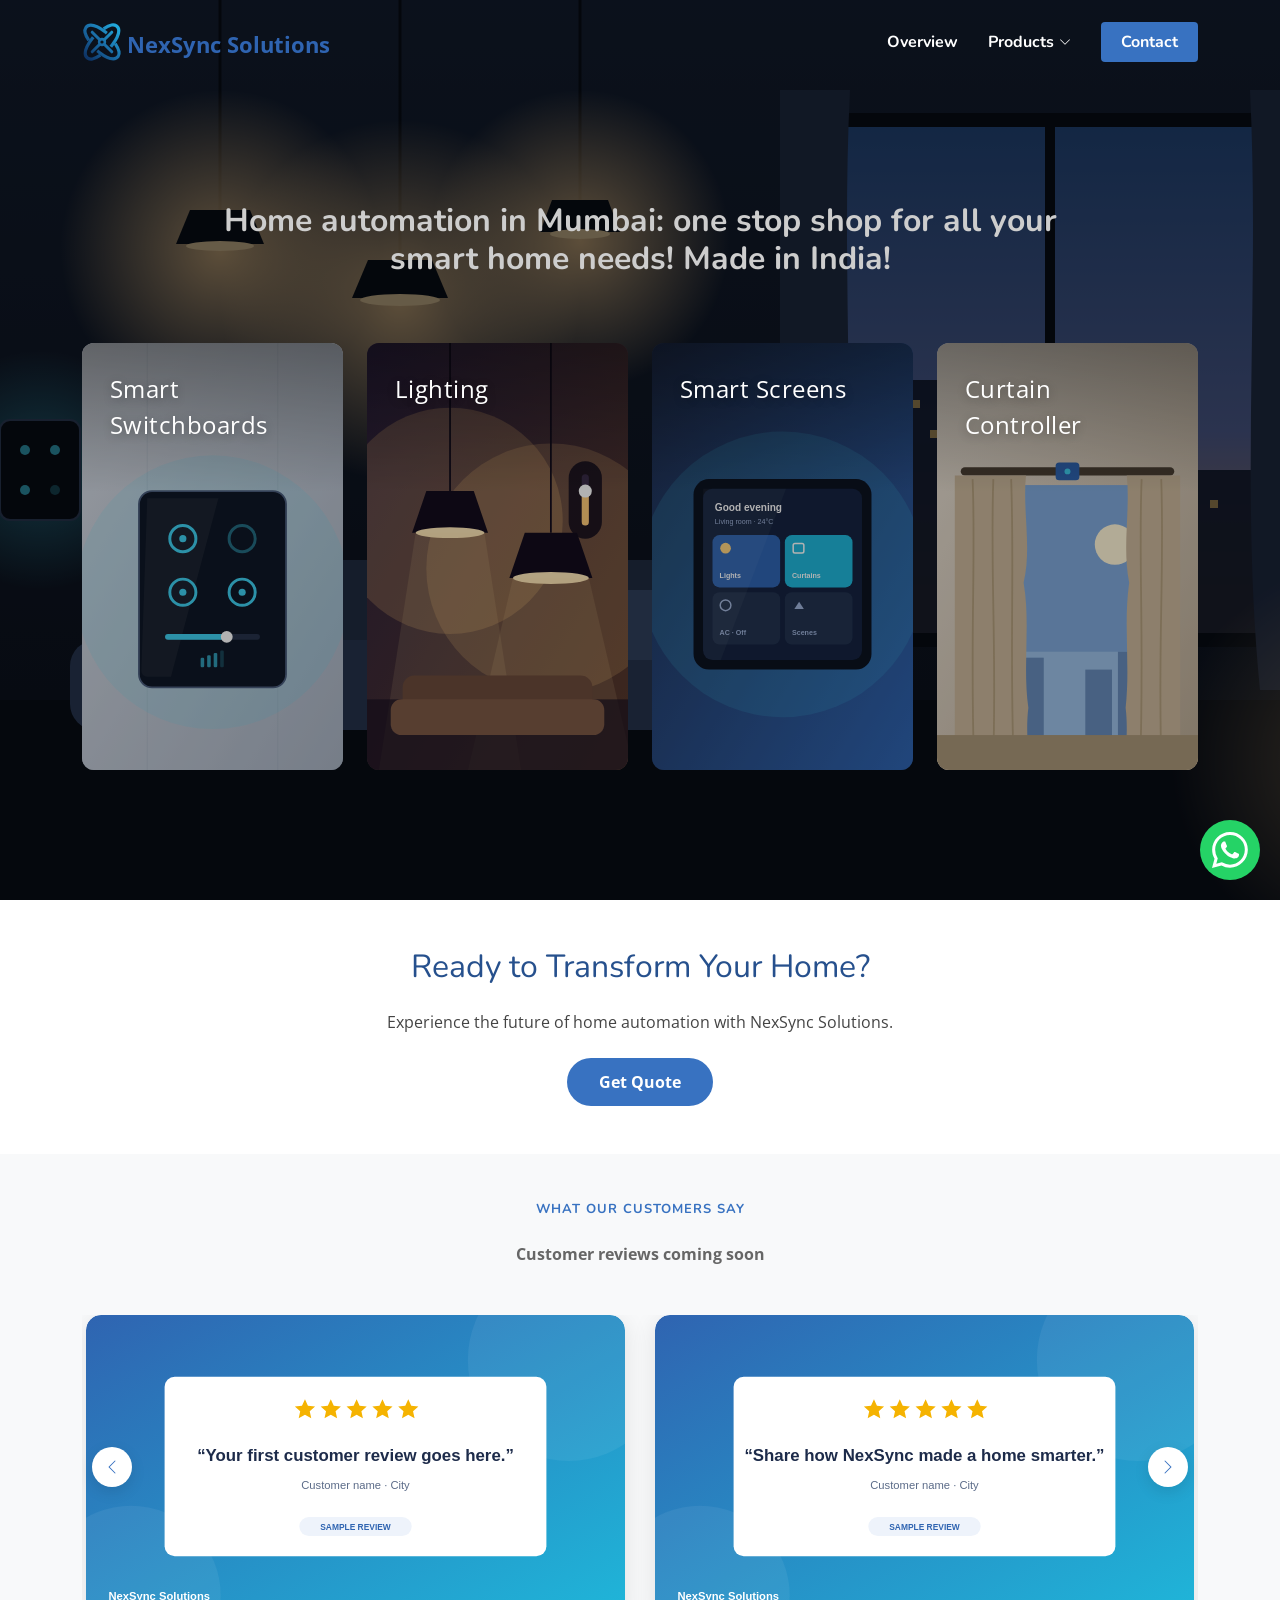
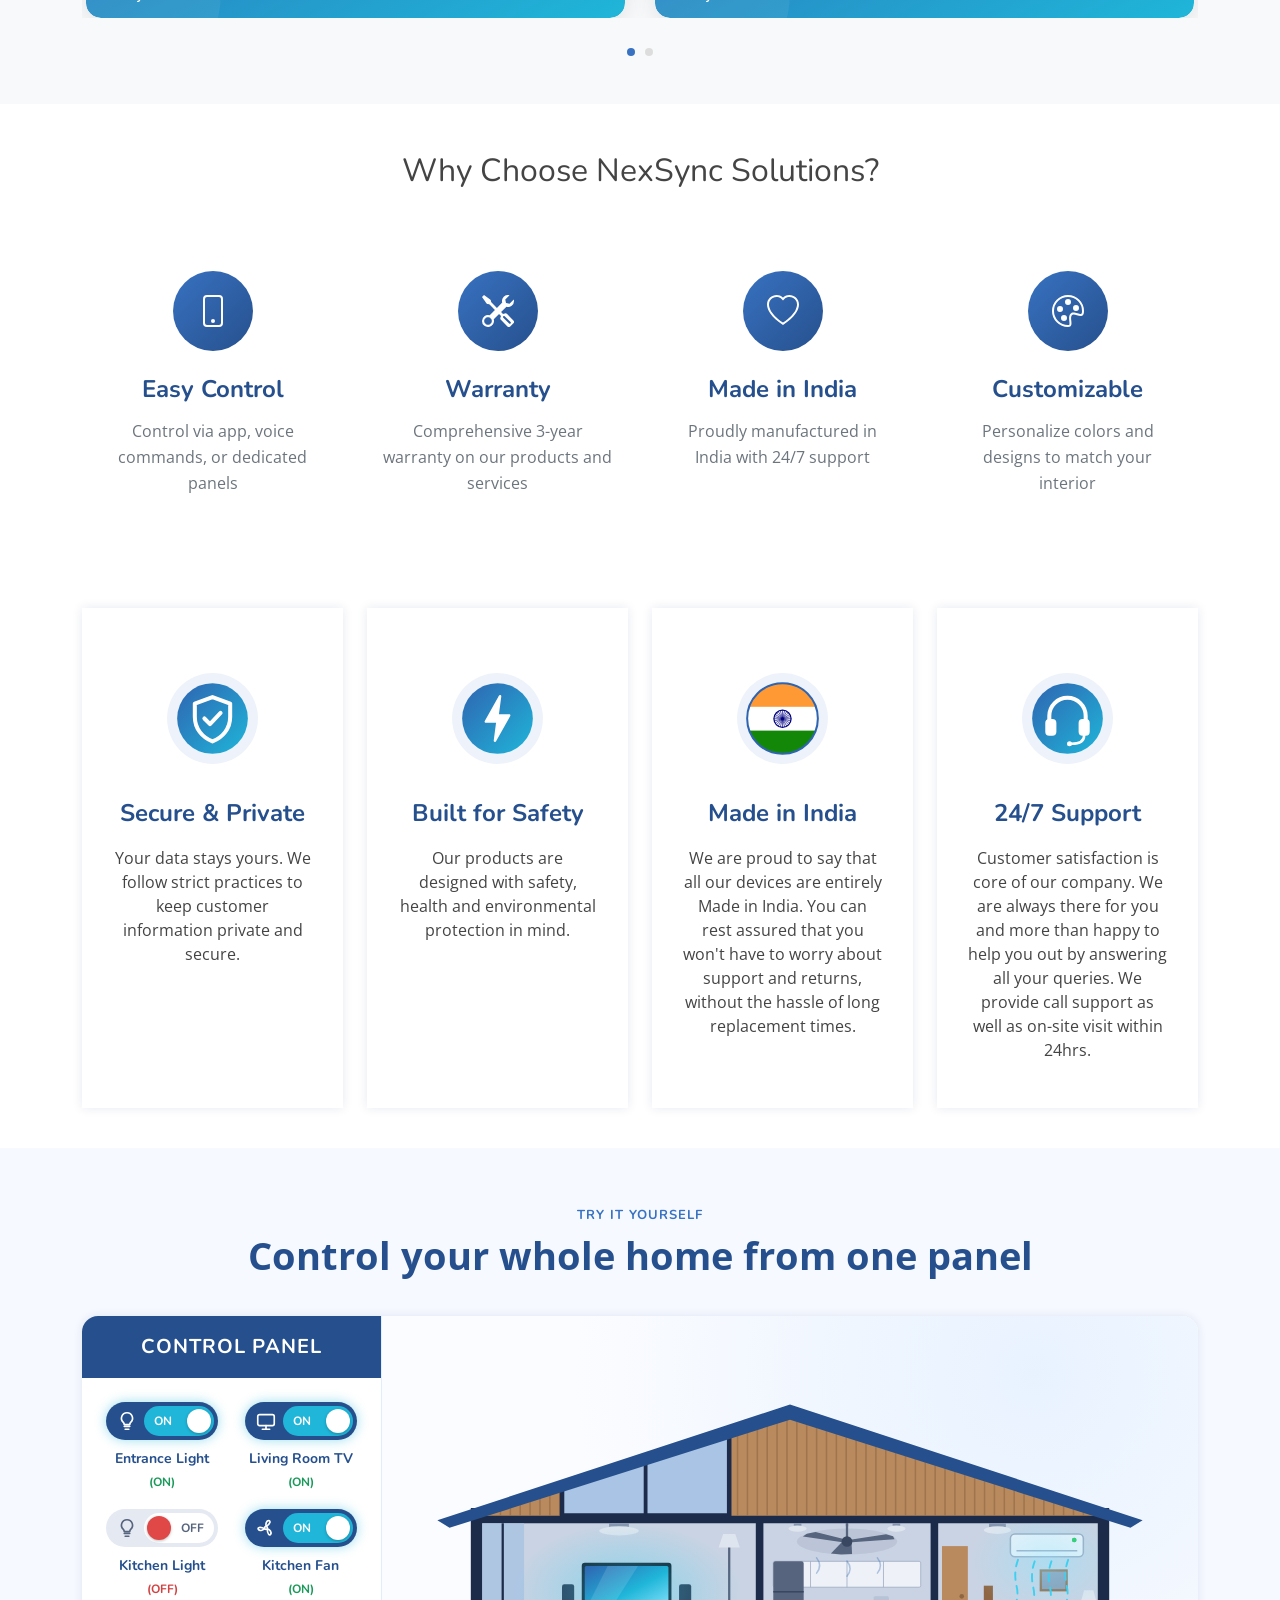
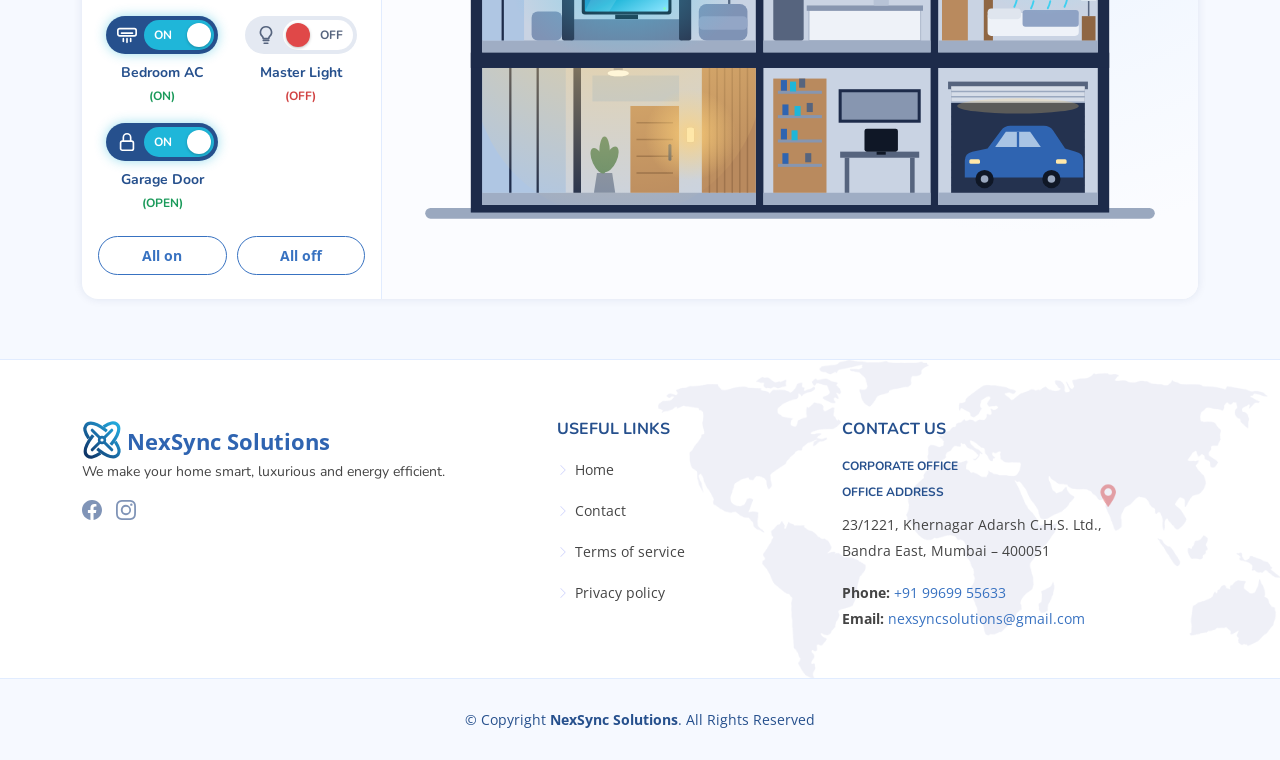
<file: index.html>
<!DOCTYPE html>
<html lang="en"><head><meta http-equiv="Content-Type" content="text/html; charset=UTF-8">
    
    <meta content="width=device-width, initial-scale=1.0" name="viewport">

    <!-- SEO -->
    <title>NexSync Solutions</title>
    <meta name="description" content="Mumbai home automation by NexSync Solutions: smart switchboards, dimmable lighting, curtain controllers and touch screens. Made in India, 3-year warranty. Get a free quote.">
    <meta property="og:type" content="website">
    <meta property="og:site_name" content="NexSync Solutions">
    <meta property="og:locale" content="en_IN">
    <meta property="og:title" content="NexSync Solutions">
    <meta property="og:description" content="Mumbai home automation by NexSync Solutions: smart switchboards, dimmable lighting, curtain controllers and touch screens. Made in India, 3-year warranty. Get a free quote.">
    <meta name="twitter:card" content="summary_large_image">
    <meta name="twitter:title" content="NexSync Solutions">
    <meta name="twitter:description" content="Mumbai home automation by NexSync Solutions: smart switchboards, dimmable lighting, curtain controllers and touch screens. Made in India, 3-year warranty. Get a free quote.">
    <script type="application/ld+json">
{
  "@context": "https://schema.org",
  "@type": "LocalBusiness",
  "name": "NexSync Solutions",
  "telephone": "+91-99699-55633",
  "email": "nexsyncsolutions@gmail.com",
  "address": {
    "@type": "PostalAddress",
    "streetAddress": "23/1221, Khernagar Adarsh C.H.S. Ltd.",
    "addressLocality": "Bandra East, Mumbai",
    "addressRegion": "Maharashtra",
    "postalCode": "400051",
    "addressCountry": "IN"
  },
  "description": "Smart switchboards, lighting, curtain controllers and touch screens for home automation, based in Mumbai, India.",
  "areaServed": [
    "Mumbai",
    "Thane",
    "Navi Mumbai"
  ]
}
    </script>
    <script type="application/ld+json">
{
  "@context": "https://schema.org",
  "@type": "WebSite",
  "name": "NexSync Solutions"
}
    </script>

    <link rel="icon" type="image/svg+xml" href="favicon.svg">
    <link rel="icon" type="image/png" sizes="32x32" href="favicon-32x32.png">
    <link rel="apple-touch-icon" href="apple-touch-icon.png">
    <link rel="stylesheet" href="css/style.css">
    <style>
      .smart-demo{padding:60px 0;background:#f6f9ff}
      .sd-wrap{display:grid;grid-template-columns:300px 1fr;border-radius:16px;overflow:hidden;background:#fff;box-shadow:0 0 10px rgba(1,41,112,.1)}
      .sd-panel{border-right:1px solid #e1ecff;display:flex;flex-direction:column}
      .sd-panel-head{background:var(--primary-dark);color:#fff;font-family:var(--secondary-font);font-weight:800;font-size:20px;letter-spacing:1px;text-transform:uppercase;text-align:center;padding:16px}
      .sd-grid{display:grid;grid-template-columns:1fr 1fr;gap:18px 10px;padding:24px 16px}
      .sd-device{min-width:0;background:none;border:0;padding:0;display:flex;flex-direction:column;align-items:center;gap:4px;cursor:pointer;font-family:var(--secondary-font)}
      .sd-device:focus-visible{outline:2px solid var(--primary-color);outline-offset:4px;border-radius:12px}
      .sd-pill{display:flex;align-items:center;gap:6px;padding:4px 4px 4px 10px;border-radius:999px;background:#e4e9f2;transition:background .3s,box-shadow .3s}
      .sd-device.is-on .sd-pill{background:var(--primary-dark);box-shadow:0 0 12px rgba(31,182,217,.45)}
      .sd-icon{width:22px;height:22px;color:#56647e;display:flex}
      .sd-icon svg{width:100%;height:100%}
      .sd-device.is-on .sd-icon{color:#fff}
      .sd-track{position:relative;width:70px;height:30px;border-radius:999px;background:#fff;display:flex;align-items:center;justify-content:flex-end;padding:0 10px;transition:background .3s}
      .sd-device.is-on .sd-track{background:#1fb6d9;justify-content:flex-start}
      .sd-state{font-size:12px;font-weight:800;color:#56647e}
      .sd-device.is-on .sd-state{color:#fff}
      .sd-knob{position:absolute;top:3px;left:3px;width:24px;height:24px;border-radius:50%;background:#e04848;box-shadow:0 1px 3px rgba(0,0,0,.25);transition:left .3s,background .3s}
      .sd-device.is-on .sd-knob{left:43px;background:#fff}
      .sd-name{font-size:14px;font-weight:700;color:var(--primary-dark);margin-top:4px}
      .sd-status{font-size:12px;font-weight:700;color:#d14343}
      .sd-device.is-on .sd-status{color:#1a9a5a}
      .sd-all{display:flex;gap:10px;padding:0 16px 24px;margin-top:auto}
      .sd-all-btn{flex:1;border:1px solid var(--primary-color);background:#fff;color:var(--primary-color);border-radius:50px;padding:8px 0;font-weight:700;font-size:14px;transition:.3s}
      .sd-all-btn:hover{background:var(--primary-color);color:#fff}
      .sd-stage{display:flex;align-items:center;justify-content:center;padding:24px;background:radial-gradient(circle at 80% 10%,#e8f2ff,transparent 55%),#fbfcff}
      .sd-house{position:relative;width:100%;max-width:760px}
      .sd-house img{display:block;width:100%;height:auto}
      .sd-layer{position:absolute;inset:0;opacity:0;transition:opacity .45s ease;pointer-events:none}
      .sd-layer.is-on{opacity:1}
      @media (max-width:991px){
        .sd-wrap{grid-template-columns:1fr}
        .sd-panel{border-right:0;border-bottom:1px solid #e1ecff}
        .sd-panel-head{font-size:16px;padding:10px}
        .sd-grid{grid-template-columns:repeat(auto-fill,minmax(230px,1fr));gap:8px 16px;padding:14px 16px}
        .sd-device{display:grid;grid-template-columns:auto 1fr;grid-template-rows:auto auto;column-gap:10px;row-gap:0;align-items:center;text-align:left}
        .sd-pill{grid-row:1 / span 2;padding:3px 3px 3px 8px}
        .sd-icon{width:18px;height:18px}
        .sd-track{width:60px;height:26px;padding:0 8px}
        .sd-knob{width:20px;height:20px}
        .sd-device.is-on .sd-knob{left:37px}
        .sd-name{margin-top:0;font-size:13px;line-height:1.2;align-self:end}
        .sd-status{font-size:11px;line-height:1.2;align-self:start}
        .sd-all{padding:0 16px 14px}
        .sd-all-btn{padding:6px 0;font-size:13px}
        .sd-stage{padding:16px}
      }
      @media (max-width:575px){
        .sd-grid{grid-template-columns:1fr 1fr;gap:8px 8px;padding:12px 10px}
        .sd-device{column-gap:6px}
        .sd-pill{gap:4px;padding:2px 2px 2px 6px}
        .sd-icon{width:14px;height:14px}
        .sd-track{width:44px;height:22px;padding:0 5px}
        .sd-state{font-size:9px}
        .sd-knob{width:16px;height:16px}
        .sd-device.is-on .sd-knob{left:25px}
        .sd-name{font-size:10.5px;white-space:nowrap}
        .sd-status{font-size:10px}
        .sd-all{padding:0 10px 12px}
      }
      @media (prefers-reduced-motion:reduce){.sd-layer,.sd-knob,.sd-track,.sd-pill{transition:none}}
    </style>
  </head>

  <body>
    <!-- ======= Header ======= -->
    <header id="header" class="header header-dark header-hero fixed-top">
      <div class="container-fluid container-xl d-flex align-items-center justify-content-between">
        <a href="index.html" class="logo d-flex align-items-center">
          <img src="images/logo.svg" alt="NexSync Solutions logo">
          <span>NexSync Solutions</span>
        </a>

        <nav id="navbar" class="navbar">
          <ul>
            <li><a class="nav-link active" href="index.html">Overview</a></li>

            <li class="dropdown">
              <a href="products.html"><span>Products</span> <i class="bi bi-chevron-down"><svg aria-hidden="true" fill="currentColor" xmlns="http://www.w3.org/2000/svg" viewBox="0 0 16 16"><path fill-rule="evenodd" d="M1.646 4.646a.5.5 0 0 1 .708 0L8 10.293l5.646-5.647a.5.5 0 0 1 .708.708l-6 6a.5.5 0 0 1-.708 0l-6-6a.5.5 0 0 1 0-.708"/></svg></i></a>
              <ul>
                <li><a href="products.html">All Products</a></li>
                <li>
                  <a href="products.html#switchboards">Smart Switchboards</a>
                </li>
                <li><a href="products.html#lighting">Smart Lighting</a></li>
                <li><a href="products.html#screens">Smart Screens</a></li>
                <li>
                  <a href="products.html#curtains">Curtain Controller</a>
                </li>
                <li><a href="products.html#sensors">Sensors</a></li>
              </ul>
            </li>

            <li><a class="getstarted" href="contact.html">Contact</a></li>
          </ul>
          <i class="bi bi-list mobile-nav-toggle"><svg aria-hidden="true" fill="currentColor" xmlns="http://www.w3.org/2000/svg" viewBox="0 0 16 16"><path fill-rule="evenodd" d="M2.5 12a.5.5 0 0 1 .5-.5h10a.5.5 0 0 1 0 1H3a.5.5 0 0 1-.5-.5m0-4a.5.5 0 0 1 .5-.5h10a.5.5 0 0 1 0 1H3a.5.5 0 0 1-.5-.5m0-4a.5.5 0 0 1 .5-.5h10a.5.5 0 0 1 0 1H3a.5.5 0 0 1-.5-.5"/></svg></i>
        </nav>
      </div>
    </header>
    <!-- End Header -->

    <main id="main">
      <!-- ======= Hero with Product Grid ======= -->
      <section class="modern-hero-products">
        <h1 class="hero-title">
          Home automation in Mumbai: one stop shop for all your smart home needs! Made in India!
        </h1>

        <!-- Product Grid Hero -->
        <div class="product-grid-hero">
          <div class="container">
            <div class="row g-4">
              <!-- Smart Switchboards Card -->
              <div class="col-lg-3 col-6">
                <div class="hero-product-card">
                  <div class="product-image-container">
                    <img src="images/product-switchboards.svg" alt="Smart touch switchboard panel" class="product-bg-image">
                    <div class="product-overlay">
                      <div class="product-title">Smart Switchboards</div>
                    </div>
                    <a href="products.html#switchboards" class="product-link" aria-label="View products"></a>
                  </div>
                </div>
              </div>

              <!-- Smart Lighting Card -->
              <div class="col-lg-3 col-6">
                <div class="hero-product-card">
                  <div class="product-image-container">
                    <img src="images/product-lighting.svg" alt="Smart dimmable pendant lighting" class="product-bg-image">
                    <div class="product-overlay">
                      <div class="product-title">Lighting</div>
                    </div>
                    <a href="products.html#lighting" class="product-link" aria-label="View products"></a>
                  </div>
                </div>
              </div>

              <!-- Smart Screens Card -->
              <div class="col-lg-3 col-6">
                <div class="hero-product-card">
                  <div class="product-image-container">
                    <img src="images/product-screens.svg" alt="Wall-mounted smart home touch screen" class="product-bg-image">
                    <div class="product-overlay">
                      <div class="product-title">Smart Screens</div>
                    </div>
                    <a href="products.html#screens" class="product-link" aria-label="View products"></a>
                  </div>
                </div>
              </div>

              <!-- Curtain Controller Card -->
              <div class="col-lg-3 col-6">
                <div class="hero-product-card">
                  <div class="product-image-container">
                    <img src="images/product-curtains.svg" alt="Motorised smart curtains" class="product-bg-image">
                    <div class="product-overlay">
                      <div class="product-title">Curtain Controller</div>
                    </div>
                    <a href="products.html#curtains" class="product-link" aria-label="View products"></a>
                  </div>
                </div>
              </div>
            </div>
          </div>
        </div>
      </section>
      <!-- End Hero with Product Grid -->

      <!-- =======  CTA Section ======= -->
      <section class="cta-section py-5">
        <div class="container text-center">
          <div class="row">
            <div class="col-12">
              <h2 class="mb-4">Ready to Transform Your Home?</h2>
              <p class="lead mb-4">
                Experience the future of home automation with NexSync Solutions.
              </p>
              <a target="_blank" href="https://api.whatsapp.com/send?phone=919969955633&amp;text=Hi%2C%20I%20am%20interested%20in%20learning%20more%20about%20NexSync%20Solutions%2E" class="btn btn-primary btn-sm">Get Quote</a>
            </div>
          </div>
        </div>
      </section>
      <!-- End CTA Section -->

      <!-- ======= Testimonials Section ======= -->
      <section class="product-testimonials py-5 bg-light">
        <div class="container">
          <div class="section-header text-center">
            <h2>What Our Customers Say</h2>
            <p>Customer reviews coming soon</p>
          </div>

          <div class="testimonials-carousel">
            <div class="tslider" id="tslider">
              <div class="tslider-track">
                <div class="tslider-slide">
                  <div class="testimonial-item">
                    <img loading="lazy" decoding="async" src="images/review-placeholder-1.svg" alt="Sample review placeholder" class="testimonial-img">
                  </div>
                </div>
                <div class="tslider-slide">
                  <div class="testimonial-item">
                    <img loading="lazy" decoding="async" src="images/review-placeholder-2.svg" alt="Sample review placeholder" class="testimonial-img">
                  </div>
                </div>
                <div class="tslider-slide">
                  <div class="testimonial-item">
                    <img loading="lazy" decoding="async" src="images/review-placeholder-3.svg" alt="Sample review placeholder" class="testimonial-img">
                  </div>
                </div>
              </div>
              <button type="button" class="tslider-btn tslider-prev" aria-label="Previous slide"><i class="bi bi-chevron-left"><svg aria-hidden="true" fill="currentColor" xmlns="http://www.w3.org/2000/svg" viewBox="0 0 16 16"><path fill-rule="evenodd" d="M11.354 1.646a.5.5 0 0 1 0 .708L5.707 8l5.647 5.646a.5.5 0 0 1-.708.708l-6-6a.5.5 0 0 1 0-.708l6-6a.5.5 0 0 1 .708 0"/></svg></i></button>
              <button type="button" class="tslider-btn tslider-next" aria-label="Next slide"><i class="bi bi-chevron-right"><svg aria-hidden="true" fill="currentColor" xmlns="http://www.w3.org/2000/svg" viewBox="0 0 16 16"><path fill-rule="evenodd" d="M4.646 1.646a.5.5 0 0 1 .708 0l6 6a.5.5 0 0 1 0 .708l-6 6a.5.5 0 0 1-.708-.708L10.293 8 4.646 2.354a.5.5 0 0 1 0-.708"/></svg></i></button>
            </div>
            <div class="tslider-dots" id="tslider-dots"></div>
          </div>
          </div>
        </div>
      </section>
      <!-- End Testimonials Section -->

      <!-- ======= Features Section ======= -->
      <section class="features-overview pt-5 pb-0">
        <div class="container">
          <div class="row text-center">
            <div class="col-12">
              <h2 class="mb-3 mb-md-5">Why Choose NexSync Solutions?</h2>
            </div>
          </div>
          <div class="row g-3 g-md-4">
            <div class="col-6 col-lg-3">
              <div class="feature-item text-center">
                <div class="feature-icon">
                  <i class="bi bi-phone"><svg aria-hidden="true" fill="currentColor" xmlns="http://www.w3.org/2000/svg" viewBox="0 0 16 16"><path d="M11 1a1 1 0 0 1 1 1v12a1 1 0 0 1-1 1H5a1 1 0 0 1-1-1V2a1 1 0 0 1 1-1zM5 0a2 2 0 0 0-2 2v12a2 2 0 0 0 2 2h6a2 2 0 0 0 2-2V2a2 2 0 0 0-2-2z"/><path d="M8 14a1 1 0 1 0 0-2 1 1 0 0 0 0 2"/></svg></i>
                </div>
                <h4>Easy Control</h4>
                <p>Control via app, voice commands, or dedicated panels</p>
              </div>
            </div>
            <div class="col-6 col-lg-3">
              <div class="feature-item text-center">
                <div class="feature-icon">
                  <i class="bi bi-tools"><svg aria-hidden="true" fill="currentColor" xmlns="http://www.w3.org/2000/svg" viewBox="0 0 16 16"><path d="M1 0 0 1l2.2 3.081a1 1 0 0 0 .815.419h.07a1 1 0 0 1 .708.293l2.675 2.675-2.617 2.654A3.003 3.003 0 0 0 0 13a3 3 0 1 0 5.878-.851l2.654-2.617.968.968-.305.914a1 1 0 0 0 .242 1.023l3.27 3.27a.997.997 0 0 0 1.414 0l1.586-1.586a.997.997 0 0 0 0-1.414l-3.27-3.27a1 1 0 0 0-1.023-.242L10.5 9.5l-.96-.96 2.68-2.643A3.005 3.005 0 0 0 16 3q0-.405-.102-.777l-2.14 2.141L12 4l-.364-1.757L13.777.102a3 3 0 0 0-3.675 3.68L7.462 6.46 4.793 3.793a1 1 0 0 1-.293-.707v-.071a1 1 0 0 0-.419-.814zm9.646 10.646a.5.5 0 0 1 .708 0l2.914 2.915a.5.5 0 0 1-.707.707l-2.915-2.914a.5.5 0 0 1 0-.708M3 11l.471.242.529.026.287.445.445.287.026.529L5 13l-.242.471-.026.529-.445.287-.287.445-.529.026L3 15l-.471-.242L2 14.732l-.287-.445L1.268 14l-.026-.529L1 13l.242-.471.026-.529.445-.287.287-.445.529-.026z"/></svg></i>
                </div>
                <h4>Warranty</h4>
                <p>
                  Comprehensive 3-year warranty on our products and services
                </p>
              </div>
            </div>
            <div class="col-6 col-lg-3">
              <div class="feature-item text-center">
                <div class="feature-icon">
                  <i class="bi bi-heart"><svg aria-hidden="true" fill="currentColor" xmlns="http://www.w3.org/2000/svg" viewBox="0 0 16 16"><path d="m8 2.748-.717-.737C5.6.281 2.514.878 1.4 3.053c-.523 1.023-.641 2.5.314 4.385.92 1.815 2.834 3.989 6.286 6.357 3.452-2.368 5.365-4.542 6.286-6.357.955-1.886.838-3.362.314-4.385C13.486.878 10.4.28 8.717 2.01zM8 15C-7.333 4.868 3.279-3.04 7.824 1.143q.09.083.176.171a3 3 0 0 1 .176-.17C12.72-3.042 23.333 4.867 8 15"/></svg></i>
                </div>
                <h4>Made in India</h4>
                <p>Proudly manufactured in India with 24/7 support</p>
              </div>
            </div>
            <div class="col-6 col-lg-3">
              <div class="feature-item text-center">
                <div class="feature-icon">
                  <i class="bi bi-palette"><svg aria-hidden="true" fill="currentColor" xmlns="http://www.w3.org/2000/svg" viewBox="0 0 16 16"><path d="M8 5a1.5 1.5 0 1 0 0-3 1.5 1.5 0 0 0 0 3m4 3a1.5 1.5 0 1 0 0-3 1.5 1.5 0 0 0 0 3M5.5 7a1.5 1.5 0 1 1-3 0 1.5 1.5 0 0 1 3 0m.5 6a1.5 1.5 0 1 0 0-3 1.5 1.5 0 0 0 0 3"/><path d="M16 8c0 3.15-1.866 2.585-3.567 2.07C11.42 9.763 10.465 9.473 10 10c-.603.683-.475 1.819-.351 2.92C9.826 14.495 9.996 16 8 16a8 8 0 1 1 8-8m-8 7c.611 0 .654-.171.655-.176.078-.146.124-.464.07-1.119-.014-.168-.037-.37-.061-.591-.052-.464-.112-1.005-.118-1.462-.01-.707.083-1.61.704-2.314.369-.417.845-.578 1.272-.618.404-.038.812.026 1.16.104.343.077.702.186 1.025.284l.028.008c.346.105.658.199.953.266.653.148.904.083.991.024C14.717 9.38 15 9.161 15 8a7 7 0 1 0-7 7"/></svg></i>
                </div>
                <h4>Customizable</h4>
                <p>Personalize colors and designs to match your interior</p>
              </div>
            </div>
          </div>
        </div>
      </section>
      <!-- End Features Section -->

      <!-- ======= Highlights Section ======= -->
      <section id="highlights" class="highlights">
        <div class="container">
          <div class="row justify-content-center g-3 g-md-4 pt-4">
            <div class="col-6 col-lg-3">
              <div class="box">
                <img loading="lazy" decoding="async" src="images/highlight-secure.svg" class="img-fluid" alt="Secure and private">
                <h3>Secure &amp; Private</h3>
                <p>
                  Your data stays yours. We follow strict practices to keep
                  customer information private and secure.
                </p>
              </div>
            </div>

            <div class="col-6 col-lg-3">
              <div class="box">
                <img loading="lazy" decoding="async" src="images/highlight-safety.svg" class="img-fluid" alt="Built for safety">
                <h3>Built for Safety</h3>
                <p>
                  Our products are designed with safety, health and
                  environmental protection in mind.
                </p>
              </div>
            </div>

            <div class="col-6 col-lg-3">
              <div class="box">
                <img loading="lazy" decoding="async" src="images/highlight-india.svg" class="img-fluid" alt="Made in India">
                <h3>Made in India</h3>
                <p>
                  We are proud to say that all our devices are entirely Made in
                  India. You can rest assured that you won't have to worry about
                  support and returns, without the hassle of long replacement
                  times.
                </p>
              </div>
            </div>

            <div class="col-6 col-lg-3">
              <div class="box">
                <img loading="lazy" decoding="async" src="images/highlight-support.svg" class="img-fluid" alt="24/7 customer support">
                <h3>24/7 Support</h3>
                <p>
                  Customer satisfaction is core of our company. We are always
                  there for you and more than happy to help you out by answering
                  all your queries. We provide call support as well as on-site
                  visit within 24hrs.
                </p>
              </div>
            </div>
          </div>
        </div>
      </section>
      <!-- End Highlights Section -->
      <!-- ======= Smart Home Demo Section ======= -->
      <section id="smart-demo" class="smart-demo">
        <div class="container">
          <div class="section-header">
            <h2>Try It Yourself</h2>
            <p>Control your whole home from one panel</p>
          </div>
          <div class="sd-wrap">
            <div class="sd-panel">
              <div class="sd-panel-head">Control Panel</div>
              <div class="sd-grid">
                  <button type="button" class="sd-device is-on" role="switch" aria-checked="true" data-layer="entrance-light">
                    <span class="sd-pill"><span class="sd-icon"><svg viewBox="0 0 24 24" fill="none" stroke="currentColor" stroke-width="1.8" stroke-linecap="round" stroke-linejoin="round" aria-hidden="true"><path d="M9 18h6M10 21h4M12 3a6 6 0 0 0-4 10.5c.7.7 1 1.5 1 2.5h6c0-1 .3-1.8 1-2.5A6 6 0 0 0 12 3z"/></svg></span><span class="sd-track"><span class="sd-state">ON</span><span class="sd-knob"></span></span></span>
                    <span class="sd-name">Entrance Light</span>
                    <span class="sd-status">(ON)</span>
                  </button>
                  <button type="button" class="sd-device is-on" role="switch" aria-checked="true" data-layer="tv">
                    <span class="sd-pill"><span class="sd-icon"><svg viewBox="0 0 24 24" fill="none" stroke="currentColor" stroke-width="1.8" stroke-linecap="round" stroke-linejoin="round" aria-hidden="true"><rect x="3" y="5" width="18" height="12" rx="2"/><path d="M8 21h8M12 17v4"/></svg></span><span class="sd-track"><span class="sd-state">ON</span><span class="sd-knob"></span></span></span>
                    <span class="sd-name">Living Room TV</span>
                    <span class="sd-status">(ON)</span>
                  </button>
                  <button type="button" class="sd-device" role="switch" aria-checked="false" data-layer="kitchen-light">
                    <span class="sd-pill"><span class="sd-icon"><svg viewBox="0 0 24 24" fill="none" stroke="currentColor" stroke-width="1.8" stroke-linecap="round" stroke-linejoin="round" aria-hidden="true"><path d="M9 18h6M10 21h4M12 3a6 6 0 0 0-4 10.5c.7.7 1 1.5 1 2.5h6c0-1 .3-1.8 1-2.5A6 6 0 0 0 12 3z"/></svg></span><span class="sd-track"><span class="sd-state">OFF</span><span class="sd-knob"></span></span></span>
                    <span class="sd-name">Kitchen Light</span>
                    <span class="sd-status">(OFF)</span>
                  </button>
                  <button type="button" class="sd-device is-on" role="switch" aria-checked="true" data-layer="fan">
                    <span class="sd-pill"><span class="sd-icon"><svg viewBox="0 0 24 24" fill="none" stroke="currentColor" stroke-width="1.8" stroke-linecap="round" stroke-linejoin="round" aria-hidden="true"><circle cx="12" cy="12" r="1.6"/><path d="M12 10.4c-.6-3 .4-6.4 3-6.4 2 0 2.4 3-3 6.4zM13.4 12.8c2.9 1 5 3.8 3.7 6-1 1.7-3.8.5-3.7-6zM10.6 12.8c-2.3 2-5.7 2.8-7 .6-1-1.7 1.4-3.5 7-.6z"/></svg></span><span class="sd-track"><span class="sd-state">ON</span><span class="sd-knob"></span></span></span>
                    <span class="sd-name">Kitchen Fan</span>
                    <span class="sd-status">(ON)</span>
                  </button>
                  <button type="button" class="sd-device is-on" role="switch" aria-checked="true" data-layer="ac">
                    <span class="sd-pill"><span class="sd-icon"><svg viewBox="0 0 24 24" fill="none" stroke="currentColor" stroke-width="1.8" stroke-linecap="round" stroke-linejoin="round" aria-hidden="true"><rect x="2" y="5" width="20" height="8" rx="2"/><path d="M6 10h12M8 16v3M12 16v4M16 16v3"/></svg></span><span class="sd-track"><span class="sd-state">ON</span><span class="sd-knob"></span></span></span>
                    <span class="sd-name">Bedroom AC</span>
                    <span class="sd-status">(ON)</span>
                  </button>
                  <button type="button" class="sd-device" role="switch" aria-checked="false" data-layer="master-light">
                    <span class="sd-pill"><span class="sd-icon"><svg viewBox="0 0 24 24" fill="none" stroke="currentColor" stroke-width="1.8" stroke-linecap="round" stroke-linejoin="round" aria-hidden="true"><path d="M9 18h6M10 21h4M12 3a6 6 0 0 0-4 10.5c.7.7 1 1.5 1 2.5h6c0-1 .3-1.8 1-2.5A6 6 0 0 0 12 3z"/></svg></span><span class="sd-track"><span class="sd-state">OFF</span><span class="sd-knob"></span></span></span>
                    <span class="sd-name">Master Light</span>
                    <span class="sd-status">(OFF)</span>
                  </button>
                  <button type="button" class="sd-device is-on" role="switch" aria-checked="true" data-layer="garage-open" data-on="OPEN" data-off="CLOSED">
                    <span class="sd-pill"><span class="sd-icon"><svg viewBox="0 0 24 24" fill="none" stroke="currentColor" stroke-width="1.8" stroke-linecap="round" stroke-linejoin="round" aria-hidden="true"><rect x="5" y="11" width="14" height="10" rx="2"/><path d="M8 11V7a4 4 0 0 1 8 0v4"/></svg></span><span class="sd-track"><span class="sd-state">ON</span><span class="sd-knob"></span></span></span>
                    <span class="sd-name">Garage Door</span>
                    <span class="sd-status">(OPEN)</span>
                  </button>
              </div>
              <div class="sd-all">
                <button type="button" class="sd-all-btn" data-all="on">All on</button>
                <button type="button" class="sd-all-btn" data-all="off">All off</button>
              </div>
            </div>
            <div class="sd-stage">
              <div class="sd-house">
                <img src="images/house/house-base.svg" alt="Cut-away illustration of a smart home with living room, kitchen, bedroom, entrance, study and garage" class="sd-base">
                <img src="images/house/layer-entrance-light.svg" alt="" class="sd-layer is-on" data-layer="entrance-light">
                <img src="images/house/layer-tv.svg" alt="" class="sd-layer is-on" data-layer="tv">
                <img src="images/house/layer-kitchen-light.svg" alt="" class="sd-layer" data-layer="kitchen-light">
                <img src="images/house/layer-fan.svg" alt="" class="sd-layer is-on" data-layer="fan">
                <img src="images/house/layer-ac.svg" alt="" class="sd-layer is-on" data-layer="ac">
                <img src="images/house/layer-master-light.svg" alt="" class="sd-layer" data-layer="master-light">
                <img src="images/house/layer-garage-open.svg" alt="" class="sd-layer is-on" data-layer="garage-open">
              </div>
            </div>
          </div>
        </div>
      </section>
      <!-- End Smart Home Demo Section -->
    </main>
    <!-- End #main -->

    <!-- ======= Footer ======= -->
    <footer id="footer" class="footer">
      <div class="footer-top">
        <div class="container">
          <div class="row gy-4">
            <div class="col-lg-5 col-md-12 footer-info">
              <a href="index.html" class="logo d-flex align-items-center">
                <img src="images/logo.svg" alt="NexSync Solutions logo">
                <span>NexSync Solutions</span>
              </a>
              <p>We make your home smart, luxurious and energy efficient.</p>
              <div class="social-links mt-3">
                <a href="#" class="facebook"><i class="bi bi-facebook"><svg aria-hidden="true" fill="currentColor" xmlns="http://www.w3.org/2000/svg" viewBox="0 0 16 16"><path d="M16 8.049c0-4.446-3.582-8.05-8-8.05C3.58 0-.002 3.603-.002 8.05c0 4.017 2.926 7.347 6.75 7.951v-5.625h-2.03V8.05H6.75V6.275c0-2.017 1.195-3.131 3.022-3.131.876 0 1.791.157 1.791.157v1.98h-1.009c-.993 0-1.303.621-1.303 1.258v1.51h2.218l-.354 2.326H9.25V16c3.824-.604 6.75-3.934 6.75-7.951"/></svg></i></a>
                <a href="#" class="instagram"><i class="bi bi-instagram"><svg aria-hidden="true" fill="currentColor" xmlns="http://www.w3.org/2000/svg" viewBox="0 0 16 16"><path d="M8 0C5.829 0 5.556.01 4.703.048 3.85.088 3.269.222 2.76.42a3.9 3.9 0 0 0-1.417.923A3.9 3.9 0 0 0 .42 2.76C.222 3.268.087 3.85.048 4.7.01 5.555 0 5.827 0 8.001c0 2.172.01 2.444.048 3.297.04.852.174 1.433.372 1.942.205.526.478.972.923 1.417.444.445.89.719 1.416.923.51.198 1.09.333 1.942.372C5.555 15.99 5.827 16 8 16s2.444-.01 3.298-.048c.851-.04 1.434-.174 1.943-.372a3.9 3.9 0 0 0 1.416-.923c.445-.445.718-.891.923-1.417.197-.509.332-1.09.372-1.942C15.99 10.445 16 10.173 16 8s-.01-2.445-.048-3.299c-.04-.851-.175-1.433-.372-1.941a3.9 3.9 0 0 0-.923-1.417A3.9 3.9 0 0 0 13.24.42c-.51-.198-1.092-.333-1.943-.372C10.443.01 10.172 0 7.998 0zm-.717 1.442h.718c2.136 0 2.389.007 3.232.046.78.035 1.204.166 1.486.275.373.145.64.319.92.599s.453.546.598.92c.11.281.24.705.275 1.485.039.843.047 1.096.047 3.231s-.008 2.389-.047 3.232c-.035.78-.166 1.203-.275 1.485a2.5 2.5 0 0 1-.599.919c-.28.28-.546.453-.92.598-.28.11-.704.24-1.485.276-.843.038-1.096.047-3.232.047s-2.39-.009-3.233-.047c-.78-.036-1.203-.166-1.485-.276a2.5 2.5 0 0 1-.92-.598 2.5 2.5 0 0 1-.6-.92c-.109-.281-.24-.705-.275-1.485-.038-.843-.046-1.096-.046-3.233s.008-2.388.046-3.231c.036-.78.166-1.204.276-1.486.145-.373.319-.64.599-.92s.546-.453.92-.598c.282-.11.705-.24 1.485-.276.738-.034 1.024-.044 2.515-.045zm4.988 1.328a.96.96 0 1 0 0 1.92.96.96 0 0 0 0-1.92m-4.27 1.122a4.109 4.109 0 1 0 0 8.217 4.109 4.109 0 0 0 0-8.217m0 1.441a2.667 2.667 0 1 1 0 5.334 2.667 2.667 0 0 1 0-5.334"/></svg></i></a>
              </div>
            </div>

            <div class="col-lg-3 col-md-6 col-12 footer-links text-center text-md-start">
              <h4>Useful Links</h4>
              <ul>
                <li>
                  <i class="bi bi-chevron-right"><svg aria-hidden="true" fill="currentColor" xmlns="http://www.w3.org/2000/svg" viewBox="0 0 16 16"><path fill-rule="evenodd" d="M4.646 1.646a.5.5 0 0 1 .708 0l6 6a.5.5 0 0 1 0 .708l-6 6a.5.5 0 0 1-.708-.708L10.293 8 4.646 2.354a.5.5 0 0 1 0-.708"/></svg></i>
                  <a href="index.html">Home</a>
                </li>
                <li>
                  <i class="bi bi-chevron-right"><svg aria-hidden="true" fill="currentColor" xmlns="http://www.w3.org/2000/svg" viewBox="0 0 16 16"><path fill-rule="evenodd" d="M4.646 1.646a.5.5 0 0 1 .708 0l6 6a.5.5 0 0 1 0 .708l-6 6a.5.5 0 0 1-.708-.708L10.293 8 4.646 2.354a.5.5 0 0 1 0-.708"/></svg></i>
                  <a href="contact.html">Contact</a>
                </li>
                <li>
                  <i class="bi bi-chevron-right"><svg aria-hidden="true" fill="currentColor" xmlns="http://www.w3.org/2000/svg" viewBox="0 0 16 16"><path fill-rule="evenodd" d="M4.646 1.646a.5.5 0 0 1 .708 0l6 6a.5.5 0 0 1 0 .708l-6 6a.5.5 0 0 1-.708-.708L10.293 8 4.646 2.354a.5.5 0 0 1 0-.708"/></svg></i>
                  <a href="#">Terms of service</a>
                </li>
                <li>
                  <i class="bi bi-chevron-right"><svg aria-hidden="true" fill="currentColor" xmlns="http://www.w3.org/2000/svg" viewBox="0 0 16 16"><path fill-rule="evenodd" d="M4.646 1.646a.5.5 0 0 1 .708 0l6 6a.5.5 0 0 1 0 .708l-6 6a.5.5 0 0 1-.708-.708L10.293 8 4.646 2.354a.5.5 0 0 1 0-.708"/></svg></i>
                  <a href="#">Privacy policy</a>
                </li>
              </ul>
            </div>

            <div class="col-lg-4 col-md-6 footer-contact text-center text-md-start">
              <h4>Contact Us</h4>
              <h5>Corporate Office</h5>
              <h5>Office Address</h5>
              <p>
                23/1221, Khernagar Adarsh C.H.S. Ltd.,<br>
                Bandra East, Mumbai – 400051<br>
              </p>
              <p>
                <strong>Phone:</strong>
                <a href="tel:+919969955633">+91 99699 55633</a><br>
                <strong>Email:</strong>
                <a href="mailto:nexsyncsolutions@gmail.com">nexsyncsolutions@gmail.com</a><br>
              </p>
            </div>
          </div>
        </div>
      </div>

      <div class="container">
        <div class="copyright">
          © Copyright <strong><span>NexSync Solutions</span></strong>. All Rights Reserved
        </div>
      </div>
    </footer>
    <!-- End Footer -->

    <a href="#" class="back-to-top d-flex align-items-center justify-content-center"><i class="bi bi-arrow-up-short"><svg aria-hidden="true" fill="currentColor" xmlns="http://www.w3.org/2000/svg" viewBox="0 0 16 16"><path fill-rule="evenodd" d="M8 12a.5.5 0 0 0 .5-.5V5.707l2.146 2.147a.5.5 0 0 0 .708-.708l-3-3a.5.5 0 0 0-.708 0l-3 3a.5.5 0 1 0 .708.708L7.5 5.707V11.5a.5.5 0 0 0 .5.5"/></svg></i></a>

    <a target="_blank" href="https://api.whatsapp.com/send?phone=919969955633&amp;text=Hi%2C%20I%20am%20interested%20in%20learning%20more%20about%20NexSync%20Solutions%2E" class="whatsapp active d-flex align-items-center justify-content-center"><i class="bi bi-whatsapp"><svg aria-hidden="true" fill="currentColor" xmlns="http://www.w3.org/2000/svg" viewBox="0 0 16 16"><path d="M13.601 2.326A7.85 7.85 0 0 0 7.994 0C3.627 0 .068 3.558.064 7.926c0 1.399.366 2.76 1.057 3.965L0 16l4.204-1.102a7.9 7.9 0 0 0 3.79.965h.004c4.368 0 7.926-3.558 7.93-7.93A7.9 7.9 0 0 0 13.6 2.326zM7.994 14.521a6.6 6.6 0 0 1-3.356-.92l-.24-.144-2.494.654.666-2.433-.156-.251a6.56 6.56 0 0 1-1.007-3.505c0-3.626 2.957-6.584 6.591-6.584a6.56 6.56 0 0 1 4.66 1.931 6.56 6.56 0 0 1 1.928 4.66c-.004 3.639-2.961 6.592-6.592 6.592m3.615-4.934c-.197-.099-1.17-.578-1.353-.646-.182-.065-.315-.099-.445.099-.133.197-.513.646-.627.775-.114.133-.232.148-.43.05-.197-.1-.836-.308-1.592-.985-.59-.525-.985-1.175-1.103-1.372-.114-.198-.011-.304.088-.403.087-.088.197-.232.296-.346.1-.114.133-.198.198-.33.065-.134.034-.248-.015-.347-.05-.099-.445-1.076-.612-1.47-.16-.389-.323-.335-.445-.34-.114-.007-.247-.007-.38-.007a.73.73 0 0 0-.529.247c-.182.198-.691.677-.691 1.654s.71 1.916.81 2.049c.098.133 1.394 2.132 3.383 2.992.47.205.84.326 1.129.418.475.152.904.129 1.246.08.38-.058 1.171-.48 1.338-.943.164-.464.164-.86.114-.943-.049-.084-.182-.133-.38-.232"/></svg></i></a>


    <script src="js/main.js"></script>
    <script>
      (function () {
        // Testimonials slider
        var root = document.getElementById("tslider");
        var track = root.querySelector(".tslider-track");
        var slides = track.children;
        var dotsEl = document.getElementById("tslider-dots");
        var index = 0, timer;
        function perView() { return window.innerWidth >= 768 ? 2 : 1; }
        function maxIndex() { return slides.length - perView(); }
        function render() {
          if (index > maxIndex()) index = maxIndex();
          var step = slides[0].getBoundingClientRect().width + 30;
          track.style.transform = "translateX(" + (-index * step) + "px)";
          if (dotsEl.children.length !== maxIndex() + 1) {
            dotsEl.innerHTML = "";
            for (var i = 0; i <= maxIndex(); i++) {
              var b = document.createElement("button");
              b.type = "button";
              b.setAttribute("aria-label", "Go to slide " + (i + 1));
              b.addEventListener("click", go.bind(null, i));
              dotsEl.appendChild(b);
            }
          }
          for (var j = 0; j < dotsEl.children.length; j++) {
            dotsEl.children[j].classList.toggle("active", j === index);
          }
        }
        function go(i) {
          var m = maxIndex();
          index = i < 0 ? m : i > m ? 0 : i;
          render();
          restart();
        }
        function restart() {
          clearInterval(timer);
          timer = setInterval(function () { go(index + 1); }, 4000);
        }
        root.querySelector(".tslider-prev").addEventListener("click", function () { go(index - 1); });
        root.querySelector(".tslider-next").addEventListener("click", function () { go(index + 1); });
        window.addEventListener("resize", render);
        render();
        restart();
      })();
    </script>
  


    <script>
      (function () {
        var root = document.getElementById("smart-demo");
        if (!root) return;
        function set(btn, on) {
          var id = btn.getAttribute("data-layer");
          btn.classList.toggle("is-on", on);
          btn.setAttribute("aria-checked", on);
          btn.querySelector(".sd-state").textContent = on ? "ON" : "OFF";
          btn.querySelector(".sd-status").textContent =
            "(" + (on ? btn.getAttribute("data-on") || "ON" : btn.getAttribute("data-off") || "OFF") + ")";
          root.querySelector('.sd-layer[data-layer="' + id + '"]').classList.toggle("is-on", on);
        }
        var devices = root.querySelectorAll(".sd-device");
        devices.forEach(function (btn) {
          btn.addEventListener("click", function () { set(btn, !btn.classList.contains("is-on")); });
        });
        root.querySelectorAll(".sd-all-btn").forEach(function (b) {
          b.addEventListener("click", function () {
            var on = b.getAttribute("data-all") === "on";
            devices.forEach(function (btn) { set(btn, on); });
          });
        });
      })();
    </script>
</body></html>
</file>
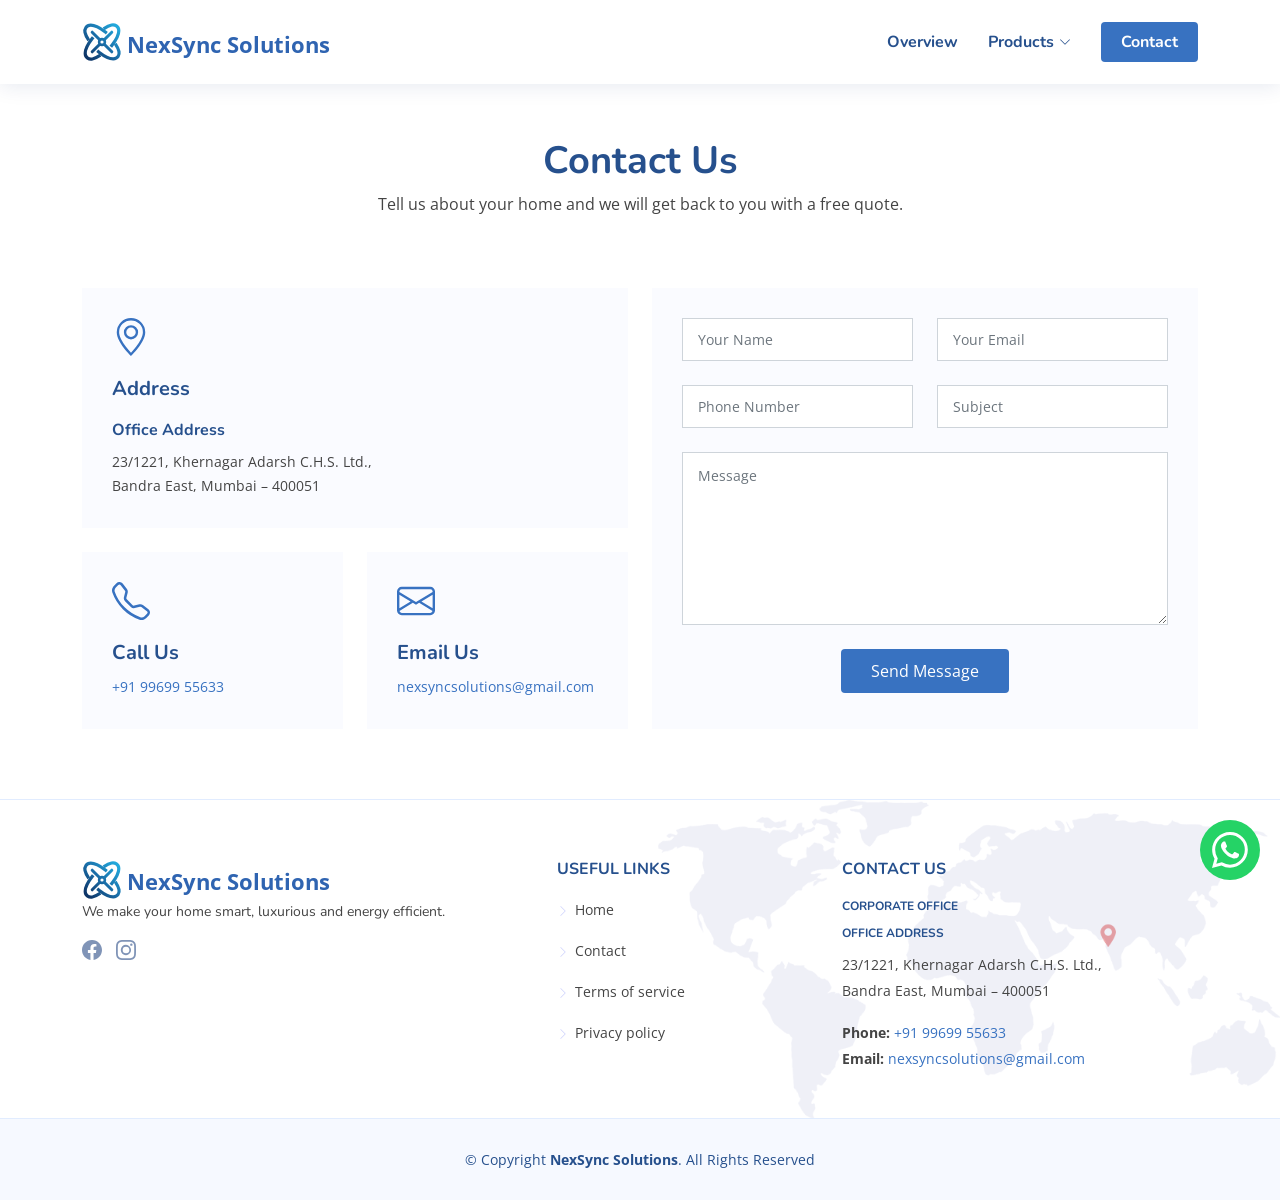
<file: contact.html>
<!DOCTYPE html>
<html lang="en">
  <head>
    <meta charset="UTF-8">
    <meta content="width=device-width, initial-scale=1.0" name="viewport">
    <title>Contact Us | NexSync Solutions</title>
    <meta name="description" content="Contact NexSync Solutions for a free home automation quote in Mumbai. Call, email or send us a message.">
    <meta property="og:type" content="website">
    <meta property="og:site_name" content="NexSync Solutions">
    <meta property="og:locale" content="en_IN">
    <meta property="og:title" content="Contact Us | NexSync Solutions">
    <meta property="og:description" content="Contact NexSync Solutions for a free home automation quote in Mumbai. Call, email or send us a message.">

    <link rel="icon" type="image/svg+xml" href="favicon.svg">
    <link rel="icon" type="image/png" sizes="32x32" href="favicon-32x32.png">
    <link rel="apple-touch-icon" href="apple-touch-icon.png">
    <link rel="stylesheet" href="css/style.css">
  </head>

  <body>
    <!-- ======= Header ======= -->
    <header id="header" class="header fixed-top">
      <div class="container-fluid container-xl d-flex align-items-center justify-content-between">
        <a href="index.html" class="logo d-flex align-items-center">
          <img src="images/logo.svg" alt="NexSync Solutions logo">
          <span>NexSync Solutions</span>
        </a>

        <nav id="navbar" class="navbar">
          <ul>
            <li><a class="nav-link" href="index.html">Overview</a></li>

            <li class="dropdown">
              <a href="products.html"><span>Products</span> <i class="bi bi-chevron-down"><svg aria-hidden="true" fill="currentColor" xmlns="http://www.w3.org/2000/svg" viewBox="0 0 16 16"><path fill-rule="evenodd" d="M1.646 4.646a.5.5 0 0 1 .708 0L8 10.293l5.646-5.647a.5.5 0 0 1 .708.708l-6 6a.5.5 0 0 1-.708 0l-6-6a.5.5 0 0 1 0-.708"/></svg></i></a>
              <ul>
                <li><a href="products.html">All Products</a></li>
                <li>
                  <a href="products.html#switchboards">Smart Switchboards</a>
                </li>
                <li><a href="products.html#lighting">Smart Lighting</a></li>
                <li><a href="products.html#screens">Smart Screens</a></li>
                <li>
                  <a href="products.html#curtains">Curtain Controller</a>
                </li>
                <li><a href="products.html#sensors">Sensors</a></li>
              </ul>
            </li>

            <li><a class="getstarted active" href="contact.html" aria-current="page">Contact</a></li>
          </ul>
          <i class="bi bi-list mobile-nav-toggle"><svg aria-hidden="true" fill="currentColor" xmlns="http://www.w3.org/2000/svg" viewBox="0 0 16 16"><path fill-rule="evenodd" d="M2.5 12a.5.5 0 0 1 .5-.5h10a.5.5 0 0 1 0 1H3a.5.5 0 0 1-.5-.5m0-4a.5.5 0 0 1 .5-.5h10a.5.5 0 0 1 0 1H3a.5.5 0 0 1-.5-.5m0-4a.5.5 0 0 1 .5-.5h10a.5.5 0 0 1 0 1H3a.5.5 0 0 1-.5-.5"/></svg></i>
        </nav>
      </div>
    </header>
    <!-- End Header -->

    <main id="main" class="page-main">
      <section id="contact" class="contact">
        <div class="container">
          <div class="section-header text-center">
            <h1>Contact Us</h1>
            <p class="contact-lead">Tell us about your home and we will get back to you with a free quote.</p>
          </div>

          <div class="row gy-4">
            <div class="col-lg-6">
              <div class="row gy-4">
                <div class="col-12">
                  <div class="info-box">
                    <i class="bi bi-geo-alt"><svg aria-hidden="true" fill="currentColor" xmlns="http://www.w3.org/2000/svg" viewBox="0 0 16 16"><path d="M12.166 8.94c-.524 1.062-1.234 2.12-1.96 3.07A32 32 0 0 1 8 14.58a32 32 0 0 1-2.206-2.57c-.726-.95-1.436-2.008-1.96-3.07C3.304 7.867 3 6.862 3 6a5 5 0 0 1 10 0c0 .862-.305 1.867-.834 2.94M8 16s6-5.686 6-10A6 6 0 0 0 2 6c0 4.314 6 10 6 10"/><path d="M8 8a2 2 0 1 1 0-4 2 2 0 0 1 0 4m0 1a3 3 0 1 0 0-6 3 3 0 0 0 0 6"/></svg></i>
                    <h3>Address</h3>
                    <h5>Office Address</h5>
                    <p>
                      23/1221, Khernagar Adarsh C.H.S. Ltd.,<br>
                      Bandra East, Mumbai – 400051
                    </p>
                  </div>
                </div>
                <div class="col-md-6">
                  <div class="info-box">
                    <i class="bi bi-telephone"><svg aria-hidden="true" fill="currentColor" xmlns="http://www.w3.org/2000/svg" viewBox="0 0 16 16"><path d="M3.654 1.328a.678.678 0 0 0-1.015-.063L1.605 2.3c-.483.484-.661 1.169-.45 1.77a17.6 17.6 0 0 0 4.168 6.608 17.6 17.6 0 0 0 6.608 4.168c.601.211 1.286.033 1.77-.45l1.034-1.034a.678.678 0 0 0-.063-1.015l-2.307-1.794a.68.68 0 0 0-.58-.122l-2.19.547a1.75 1.75 0 0 1-1.657-.459L5.482 8.062a1.75 1.75 0 0 1-.46-1.657l.548-2.19a.68.68 0 0 0-.122-.58zM1.884.511a1.745 1.745 0 0 1 2.612.163L6.29 2.98c.329.423.445.974.315 1.494l-.547 2.19a.68.68 0 0 0 .178.643l2.457 2.457a.68.68 0 0 0 .644.178l2.189-.547a1.75 1.75 0 0 1 1.494.315l2.306 1.794c.829.645.905 1.87.163 2.611l-1.034 1.034c-.74.74-1.846 1.065-2.877.702a18.6 18.6 0 0 1-7.01-4.42 18.6 18.6 0 0 1-4.42-7.009c-.362-1.03-.037-2.137.703-2.877z"/></svg></i>
                    <h3>Call Us</h3>
                    <p><a href="tel:+919969955633">+91 99699 55633</a></p>
                  </div>
                </div>
                <div class="col-md-6">
                  <div class="info-box">
                    <i class="bi bi-envelope"><svg aria-hidden="true" fill="currentColor" xmlns="http://www.w3.org/2000/svg" viewBox="0 0 16 16"><path d="M0 4a2 2 0 0 1 2-2h12a2 2 0 0 1 2 2v8a2 2 0 0 1-2 2H2a2 2 0 0 1-2-2zm2-1a1 1 0 0 0-1 1v.217l7 4.2 7-4.2V4a1 1 0 0 0-1-1zm13 2.383-4.708 2.825L15 11.105zm-.034 6.876-5.64-3.471L8 9.583l-1.326-.795-5.64 3.47A1 1 0 0 0 2 13h12a1 1 0 0 0 .966-.741M1 11.105l4.708-2.897L1 5.383z"/></svg></i>
                    <h3>Email Us</h3>
                    <p><a href="mailto:nexsyncsolutions@gmail.com">nexsyncsolutions@gmail.com</a></p>
                  </div>
                </div>
              </div>
            </div>

            <div class="col-lg-6">
              <form id="contact-form" class="email-form" novalidate>
                <div class="row gy-4">
                  <div class="col-md-6">
                    <label class="visually-hidden" for="cf-name">Your Name</label>
                    <input type="text" id="cf-name" name="name" class="form-control" placeholder="Your Name" autocomplete="name" required>
                  </div>
                  <div class="col-md-6">
                    <label class="visually-hidden" for="cf-email">Your Email</label>
                    <input type="email" id="cf-email" name="email" class="form-control" placeholder="Your Email" autocomplete="email" required>
                  </div>
                  <div class="col-md-6">
                    <label class="visually-hidden" for="cf-phone">Phone Number</label>
                    <input type="tel" id="cf-phone" name="phone" class="form-control" placeholder="Phone Number" autocomplete="tel">
                  </div>
                  <div class="col-md-6">
                    <label class="visually-hidden" for="cf-subject">Subject</label>
                    <input type="text" id="cf-subject" name="subject" class="form-control" placeholder="Subject" required>
                  </div>
                  <div class="col-12">
                    <label class="visually-hidden" for="cf-message">Message</label>
                    <textarea id="cf-message" name="message" class="form-control" rows="7" placeholder="Message" required></textarea>
                  </div>
                  <div class="col-12 text-center">
                    <div class="error-message" role="alert"></div>
                    <button type="submit">Send Message</button>
                  </div>
                </div>
              </form>
            </div>
          </div>
        </div>
      </section>
    </main>

    <!-- ======= Footer ======= -->
    <footer id="footer" class="footer">
      <div class="footer-top">
        <div class="container">
          <div class="row gy-4">
            <div class="col-lg-5 col-md-12 footer-info">
              <a href="index.html" class="logo d-flex align-items-center">
                <img src="images/logo.svg" alt="NexSync Solutions logo">
                <span>NexSync Solutions</span>
              </a>
              <p>We make your home smart, luxurious and energy efficient.</p>
              <div class="social-links mt-3">
                <a href="#" class="facebook"><i class="bi bi-facebook"><svg aria-hidden="true" fill="currentColor" xmlns="http://www.w3.org/2000/svg" viewBox="0 0 16 16"><path d="M16 8.049c0-4.446-3.582-8.05-8-8.05C3.58 0-.002 3.603-.002 8.05c0 4.017 2.926 7.347 6.75 7.951v-5.625h-2.03V8.05H6.75V6.275c0-2.017 1.195-3.131 3.022-3.131.876 0 1.791.157 1.791.157v1.98h-1.009c-.993 0-1.303.621-1.303 1.258v1.51h2.218l-.354 2.326H9.25V16c3.824-.604 6.75-3.934 6.75-7.951"/></svg></i></a>
                <a href="#" class="instagram"><i class="bi bi-instagram"><svg aria-hidden="true" fill="currentColor" xmlns="http://www.w3.org/2000/svg" viewBox="0 0 16 16"><path d="M8 0C5.829 0 5.556.01 4.703.048 3.85.088 3.269.222 2.76.42a3.9 3.9 0 0 0-1.417.923A3.9 3.9 0 0 0 .42 2.76C.222 3.268.087 3.85.048 4.7.01 5.555 0 5.827 0 8.001c0 2.172.01 2.444.048 3.297.04.852.174 1.433.372 1.942.205.526.478.972.923 1.417.444.445.89.719 1.416.923.51.198 1.09.333 1.942.372C5.555 15.99 5.827 16 8 16s2.444-.01 3.298-.048c.851-.04 1.434-.174 1.943-.372a3.9 3.9 0 0 0 1.416-.923c.445-.445.718-.891.923-1.417.197-.509.332-1.09.372-1.942C15.99 10.445 16 10.173 16 8s-.01-2.445-.048-3.299c-.04-.851-.175-1.433-.372-1.941a3.9 3.9 0 0 0-.923-1.417A3.9 3.9 0 0 0 13.24.42c-.51-.198-1.092-.333-1.943-.372C10.443.01 10.172 0 7.998 0zm-.717 1.442h.718c2.136 0 2.389.007 3.232.046.78.035 1.204.166 1.486.275.373.145.64.319.92.599s.453.546.598.92c.11.281.24.705.275 1.485.039.843.047 1.096.047 3.231s-.008 2.389-.047 3.232c-.035.78-.166 1.203-.275 1.485a2.5 2.5 0 0 1-.599.919c-.28.28-.546.453-.92.598-.28.11-.704.24-1.485.276-.843.038-1.096.047-3.232.047s-2.39-.009-3.233-.047c-.78-.036-1.203-.166-1.485-.276a2.5 2.5 0 0 1-.92-.598 2.5 2.5 0 0 1-.6-.92c-.109-.281-.24-.705-.275-1.485-.038-.843-.046-1.096-.046-3.233s.008-2.388.046-3.231c.036-.78.166-1.204.276-1.486.145-.373.319-.64.599-.92s.546-.453.92-.598c.282-.11.705-.24 1.485-.276.738-.034 1.024-.044 2.515-.045zm4.988 1.328a.96.96 0 1 0 0 1.92.96.96 0 0 0 0-1.92m-4.27 1.122a4.109 4.109 0 1 0 0 8.217 4.109 4.109 0 0 0 0-8.217m0 1.441a2.667 2.667 0 1 1 0 5.334 2.667 2.667 0 0 1 0-5.334"/></svg></i></a>
              </div>
            </div>

            <div class="col-lg-3 col-md-6 col-12 footer-links text-center text-md-start">
              <h4>Useful Links</h4>
              <ul>
                <li>
                  <i class="bi bi-chevron-right"><svg aria-hidden="true" fill="currentColor" xmlns="http://www.w3.org/2000/svg" viewBox="0 0 16 16"><path fill-rule="evenodd" d="M4.646 1.646a.5.5 0 0 1 .708 0l6 6a.5.5 0 0 1 0 .708l-6 6a.5.5 0 0 1-.708-.708L10.293 8 4.646 2.354a.5.5 0 0 1 0-.708"/></svg></i>
                  <a href="index.html">Home</a>
                </li>
                <li>
                  <i class="bi bi-chevron-right"><svg aria-hidden="true" fill="currentColor" xmlns="http://www.w3.org/2000/svg" viewBox="0 0 16 16"><path fill-rule="evenodd" d="M4.646 1.646a.5.5 0 0 1 .708 0l6 6a.5.5 0 0 1 0 .708l-6 6a.5.5 0 0 1-.708-.708L10.293 8 4.646 2.354a.5.5 0 0 1 0-.708"/></svg></i>
                  <a href="contact.html">Contact</a>
                </li>
                <li>
                  <i class="bi bi-chevron-right"><svg aria-hidden="true" fill="currentColor" xmlns="http://www.w3.org/2000/svg" viewBox="0 0 16 16"><path fill-rule="evenodd" d="M4.646 1.646a.5.5 0 0 1 .708 0l6 6a.5.5 0 0 1 0 .708l-6 6a.5.5 0 0 1-.708-.708L10.293 8 4.646 2.354a.5.5 0 0 1 0-.708"/></svg></i>
                  <a href="#">Terms of service</a>
                </li>
                <li>
                  <i class="bi bi-chevron-right"><svg aria-hidden="true" fill="currentColor" xmlns="http://www.w3.org/2000/svg" viewBox="0 0 16 16"><path fill-rule="evenodd" d="M4.646 1.646a.5.5 0 0 1 .708 0l6 6a.5.5 0 0 1 0 .708l-6 6a.5.5 0 0 1-.708-.708L10.293 8 4.646 2.354a.5.5 0 0 1 0-.708"/></svg></i>
                  <a href="#">Privacy policy</a>
                </li>
              </ul>
            </div>

            <div class="col-lg-4 col-md-6 footer-contact text-center text-md-start">
              <h4>Contact Us</h4>
              <h5>Corporate Office</h5>
              <h5>Office Address</h5>
              <p>
                23/1221, Khernagar Adarsh C.H.S. Ltd.,<br>
                Bandra East, Mumbai – 400051<br>
              </p>
              <p>
                <strong>Phone:</strong>
                <a href="tel:+919969955633">+91 99699 55633</a><br>
                <strong>Email:</strong>
                <a href="mailto:nexsyncsolutions@gmail.com">nexsyncsolutions@gmail.com</a><br>
              </p>
            </div>
          </div>
        </div>
      </div>

      <div class="container">
        <div class="copyright">
          © Copyright <strong><span>NexSync Solutions</span></strong>. All Rights Reserved
        </div>
      </div>
    </footer>
    <!-- End Footer -->

    <a href="#" class="back-to-top d-flex align-items-center justify-content-center"><i class="bi bi-arrow-up-short"><svg aria-hidden="true" fill="currentColor" xmlns="http://www.w3.org/2000/svg" viewBox="0 0 16 16"><path fill-rule="evenodd" d="M8 12a.5.5 0 0 0 .5-.5V5.707l2.146 2.147a.5.5 0 0 0 .708-.708l-3-3a.5.5 0 0 0-.708 0l-3 3a.5.5 0 1 0 .708.708L7.5 5.707V11.5a.5.5 0 0 0 .5.5"/></svg></i></a>

    <a target="_blank" href="https://api.whatsapp.com/send?phone=919969955633&amp;text=Hi%2C%20I%20am%20interested%20in%20learning%20more%20about%20NexSync%20Solutions%2E" class="whatsapp active d-flex align-items-center justify-content-center"><i class="bi bi-whatsapp"><svg aria-hidden="true" fill="currentColor" xmlns="http://www.w3.org/2000/svg" viewBox="0 0 16 16"><path d="M13.601 2.326A7.85 7.85 0 0 0 7.994 0C3.627 0 .068 3.558.064 7.926c0 1.399.366 2.76 1.057 3.965L0 16l4.204-1.102a7.9 7.9 0 0 0 3.79.965h.004c4.368 0 7.926-3.558 7.93-7.93A7.9 7.9 0 0 0 13.6 2.326zM7.994 14.521a6.6 6.6 0 0 1-3.356-.92l-.24-.144-2.494.654.666-2.433-.156-.251a6.56 6.56 0 0 1-1.007-3.505c0-3.626 2.957-6.584 6.591-6.584a6.56 6.56 0 0 1 4.66 1.931 6.56 6.56 0 0 1 1.928 4.66c-.004 3.639-2.961 6.592-6.592 6.592m3.615-4.934c-.197-.099-1.17-.578-1.353-.646-.182-.065-.315-.099-.445.099-.133.197-.513.646-.627.775-.114.133-.232.148-.43.05-.197-.1-.836-.308-1.592-.985-.59-.525-.985-1.175-1.103-1.372-.114-.198-.011-.304.088-.403.087-.088.197-.232.296-.346.1-.114.133-.198.198-.33.065-.134.034-.248-.015-.347-.05-.099-.445-1.076-.612-1.47-.16-.389-.323-.335-.445-.34-.114-.007-.247-.007-.38-.007a.73.73 0 0 0-.529.247c-.182.198-.691.677-.691 1.654s.71 1.916.81 2.049c.098.133 1.394 2.132 3.383 2.992.47.205.84.326 1.129.418.475.152.904.129 1.246.08.38-.058 1.171-.48 1.338-.943.164-.464.164-.86.114-.943-.049-.084-.182-.133-.38-.232"/></svg></i></a>


    <script src="js/main.js"></script>
    <script>
      (function () {
        var form = document.getElementById("contact-form");
        var err = form.querySelector(".error-message");
        var product = new URLSearchParams(location.search).get("product");
        if (product) form.subject.value = "Enquiry: " + product;
        form.addEventListener("submit", function (e) {
          e.preventDefault();
          var missing = [].filter.call(form.elements, function (el) { return el.required && !el.value.trim(); });
          if (missing.length || !form.email.checkValidity()) {
            err.textContent = missing.length ? "Please fill in your name, email, subject and message." : "Please enter a valid email address.";
            err.style.display = "block";
            (missing[0] || form.email).focus();
            return;
          }
          err.style.display = "none";
          var body = "Name: " + form.name.value.trim() + "\nEmail: " + form.email.value.trim() +
            "\nPhone: " + form.phone.value.trim() + "\n\n" + form.message.value.trim();
          location.href = "mailto:nexsyncsolutions@gmail.com?subject=" + encodeURIComponent(form.subject.value.trim()) +
            "&body=" + encodeURIComponent(body);
        });
      })();
    </script>
  </body>
</html>
</file>
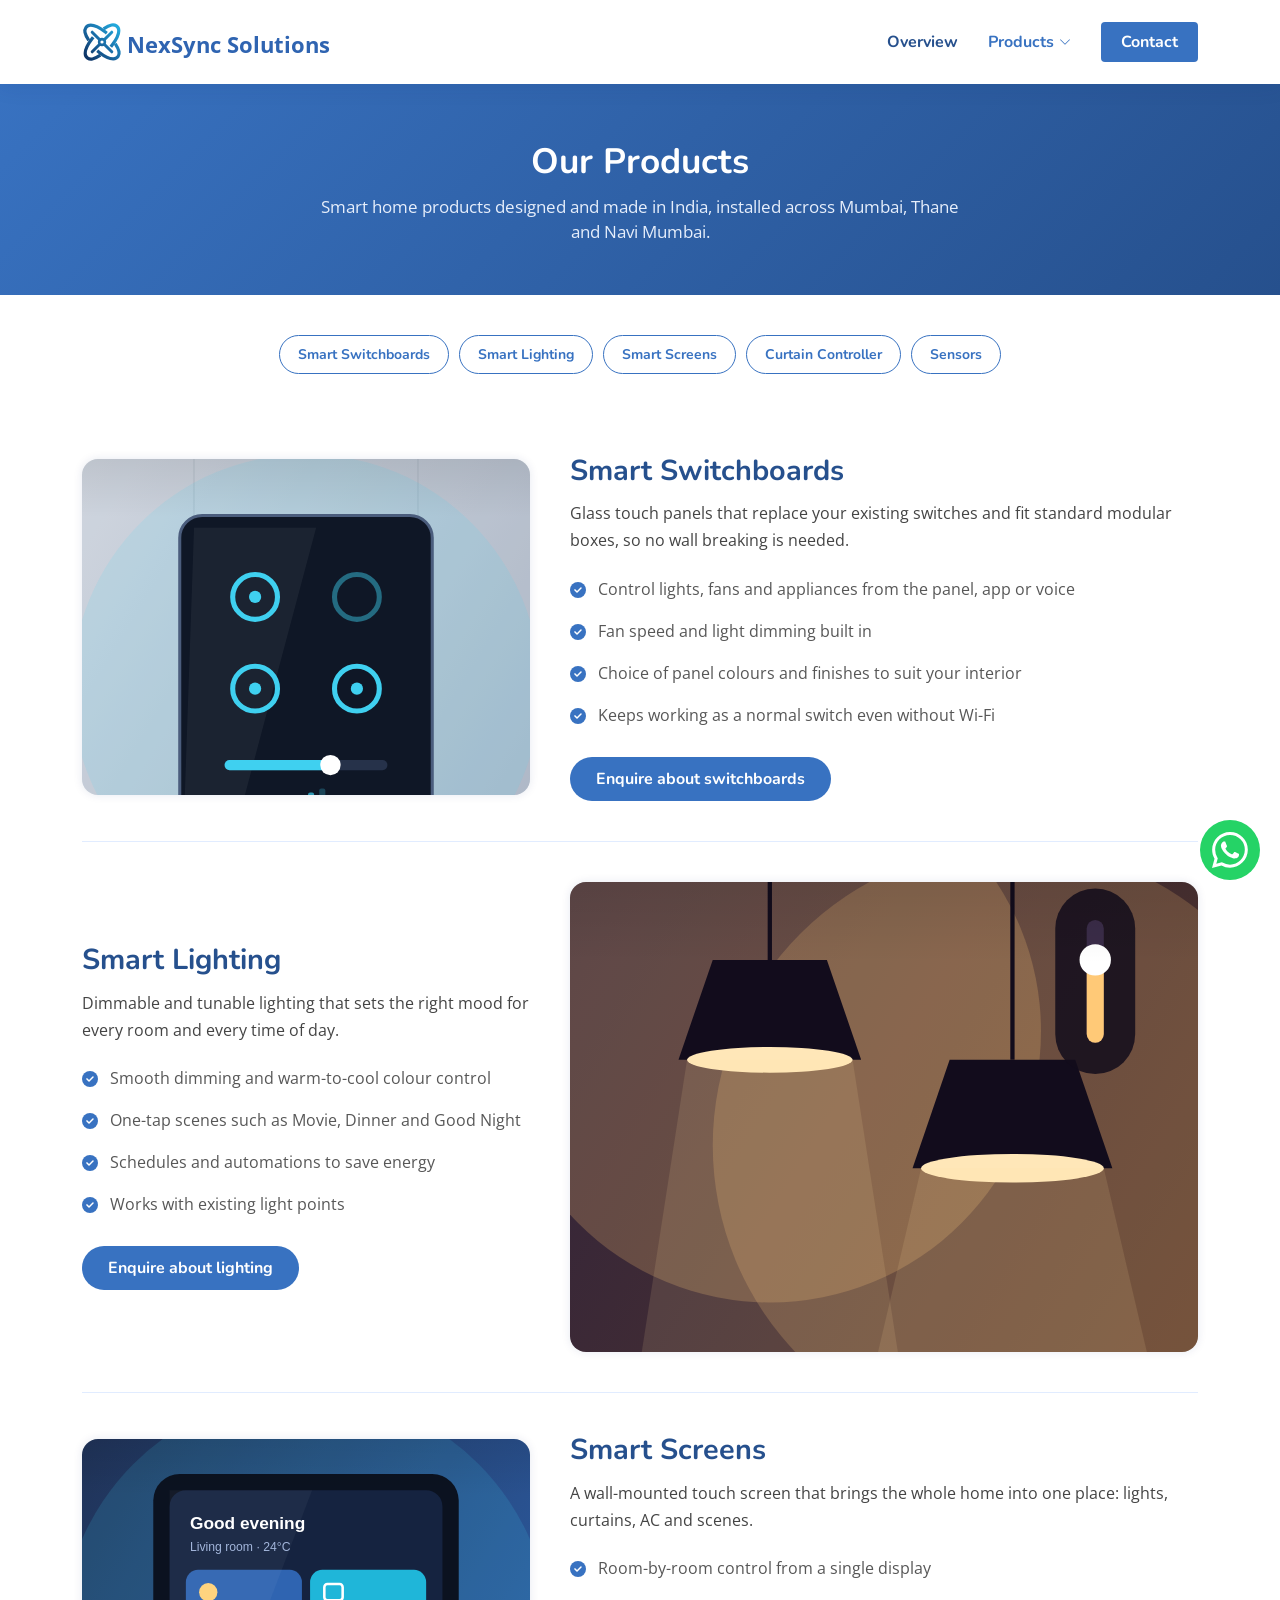
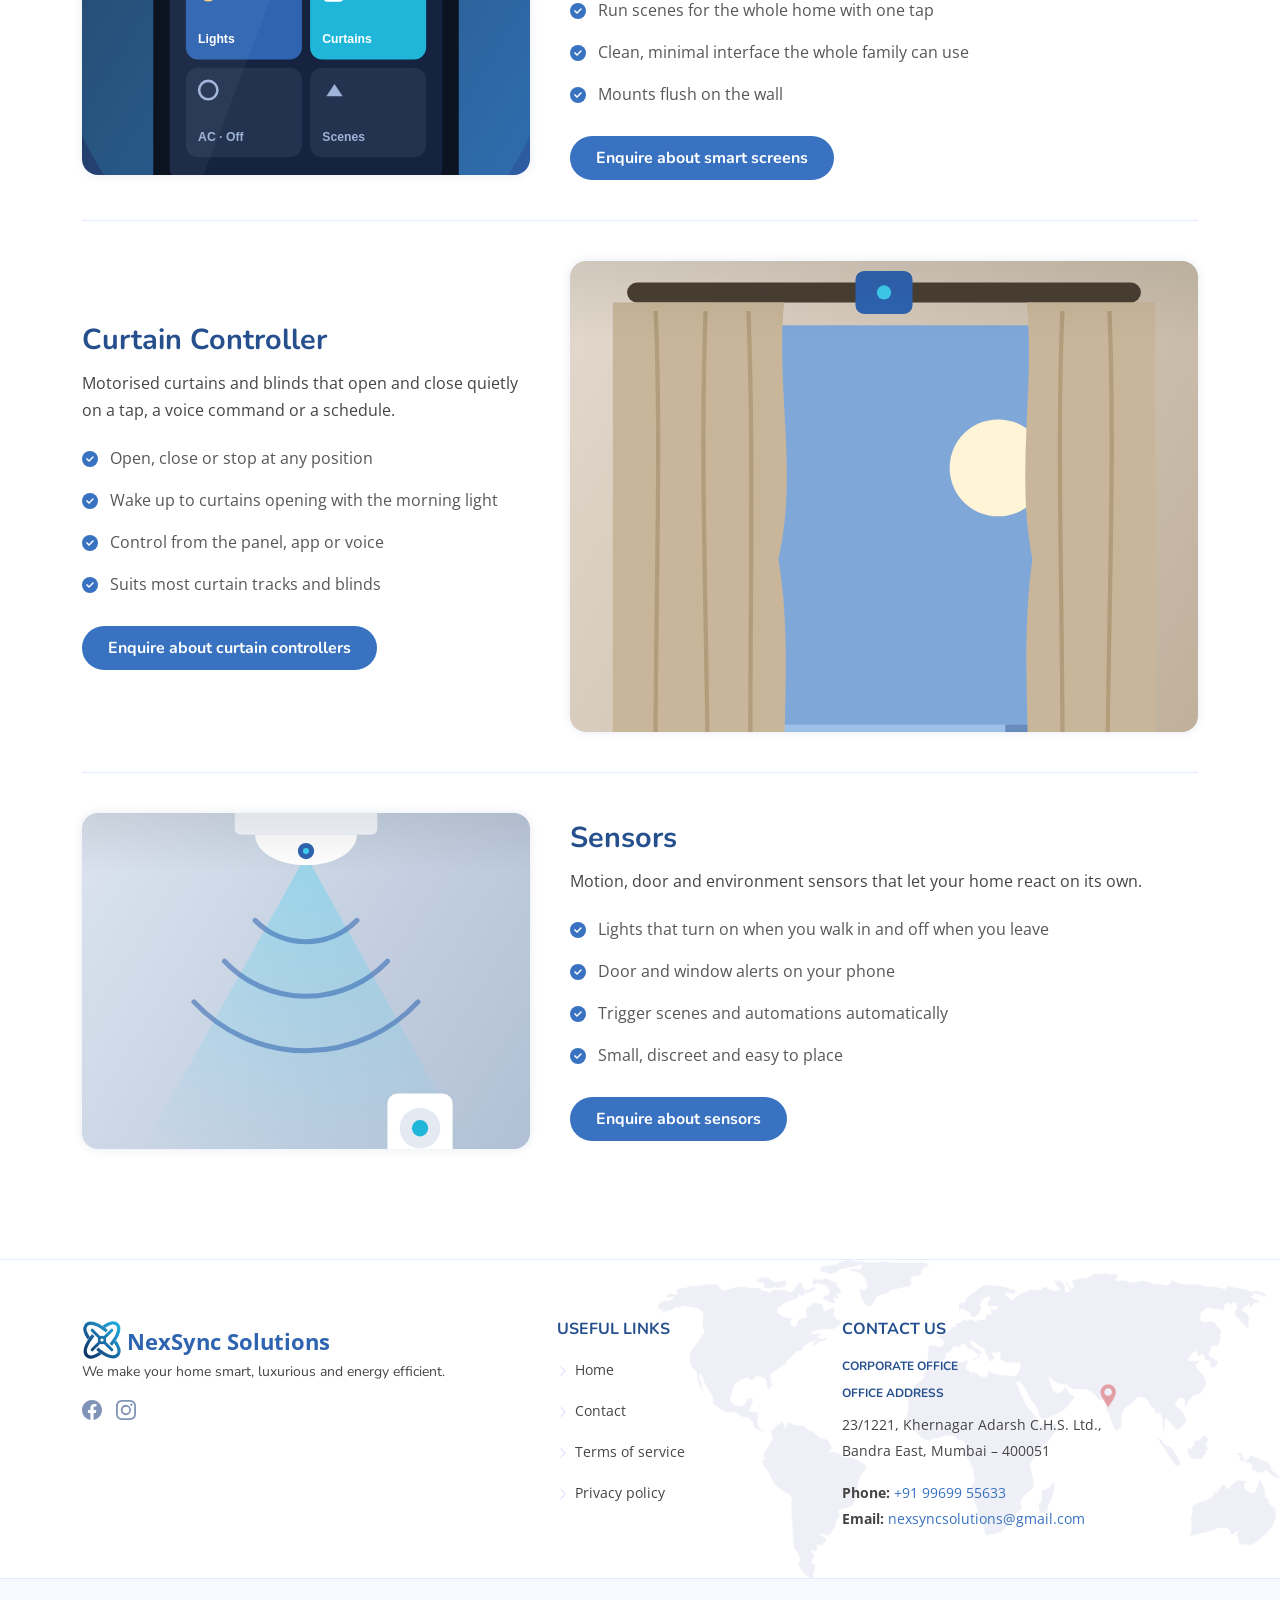
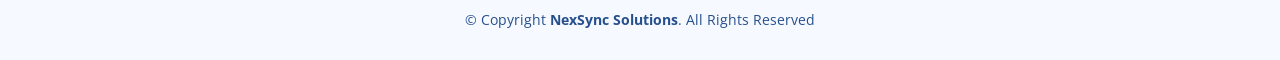
<file: products.html>
<!DOCTYPE html>
<html lang="en">
  <head>
    <meta charset="UTF-8">
    <meta content="width=device-width, initial-scale=1.0" name="viewport">
    <title>Products | NexSync Solutions</title>
    <meta name="description" content="Smart switchboards, lighting, smart screens, curtain controllers and sensors from NexSync Solutions. Made in India, installed across Mumbai.">
    <meta property="og:type" content="website">
    <meta property="og:site_name" content="NexSync Solutions">
    <meta property="og:locale" content="en_IN">
    <meta property="og:title" content="Products | NexSync Solutions">
    <meta property="og:description" content="Smart switchboards, lighting, smart screens, curtain controllers and sensors from NexSync Solutions. Made in India, installed across Mumbai.">

    <link rel="icon" type="image/svg+xml" href="favicon.svg">
    <link rel="icon" type="image/png" sizes="32x32" href="favicon-32x32.png">
    <link rel="apple-touch-icon" href="apple-touch-icon.png">
    <link rel="stylesheet" href="css/style.css">
  </head>

  <body>
    <!-- ======= Header ======= -->
    <header id="header" class="header fixed-top">
      <div class="container-fluid container-xl d-flex align-items-center justify-content-between">
        <a href="index.html" class="logo d-flex align-items-center">
          <img src="images/logo.svg" alt="NexSync Solutions logo">
          <span>NexSync Solutions</span>
        </a>

        <nav id="navbar" class="navbar">
          <ul>
            <li><a class="nav-link" href="index.html">Overview</a></li>

            <li class="dropdown">
              <a class="active" href="products.html" aria-current="page"><span>Products</span> <i class="bi bi-chevron-down"><svg aria-hidden="true" fill="currentColor" xmlns="http://www.w3.org/2000/svg" viewBox="0 0 16 16"><path fill-rule="evenodd" d="M1.646 4.646a.5.5 0 0 1 .708 0L8 10.293l5.646-5.647a.5.5 0 0 1 .708.708l-6 6a.5.5 0 0 1-.708 0l-6-6a.5.5 0 0 1 0-.708"/></svg></i></a>
              <ul>
                <li><a href="products.html">All Products</a></li>
                <li>
                  <a href="products.html#switchboards">Smart Switchboards</a>
                </li>
                <li><a href="products.html#lighting">Smart Lighting</a></li>
                <li><a href="products.html#screens">Smart Screens</a></li>
                <li>
                  <a href="products.html#curtains">Curtain Controller</a>
                </li>
                <li><a href="products.html#sensors">Sensors</a></li>
              </ul>
            </li>

            <li><a class="getstarted" href="contact.html">Contact</a></li>
          </ul>
          <i class="bi bi-list mobile-nav-toggle"><svg aria-hidden="true" fill="currentColor" xmlns="http://www.w3.org/2000/svg" viewBox="0 0 16 16"><path fill-rule="evenodd" d="M2.5 12a.5.5 0 0 1 .5-.5h10a.5.5 0 0 1 0 1H3a.5.5 0 0 1-.5-.5m0-4a.5.5 0 0 1 .5-.5h10a.5.5 0 0 1 0 1H3a.5.5 0 0 1-.5-.5m0-4a.5.5 0 0 1 .5-.5h10a.5.5 0 0 1 0 1H3a.5.5 0 0 1-.5-.5"/></svg></i>
        </nav>
      </div>
    </header>
    <!-- End Header -->

    <main id="main" class="page-main">
      <section class="page-hero">
        <div class="container">
          <h1>Our Products</h1>
          <p>Smart home products designed and made in India, installed across Mumbai, Thane and Navi Mumbai.</p>
        </div>
      </section>

      <section class="products-list">
        <div class="container">
          <nav class="product-jump" aria-label="Jump to product">
            <a href="#switchboards">Smart Switchboards</a>
            <a href="#lighting">Smart Lighting</a>
            <a href="#screens">Smart Screens</a>
            <a href="#curtains">Curtain Controller</a>
            <a href="#sensors">Sensors</a>
          </nav>

          <article id="switchboards" class="product-row">
            <div class="product-media">
              <img src="images/product-switchboards.svg" alt="Smart touch switchboard panel">
            </div>
            <div class="product-body">
              <h2>Smart Switchboards</h2>
              <p>Glass touch panels that replace your existing switches and fit standard modular boxes, so no wall breaking is needed.</p>
              <ul class="product-points">
                <li>Control lights, fans and appliances from the panel, app or voice</li>
                <li>Fan speed and light dimming built in</li>
                <li>Choice of panel colours and finishes to suit your interior</li>
                <li>Keeps working as a normal switch even without Wi-Fi</li>
              </ul>
              <a class="product-cta" href="contact.html?product=Smart%20Switchboards">Enquire about switchboards</a>
            </div>
          </article>

          <article id="lighting" class="product-row">
            <div class="product-media">
              <img src="images/product-lighting.svg" alt="Smart dimmable pendant lighting">
            </div>
            <div class="product-body">
              <h2>Smart Lighting</h2>
              <p>Dimmable and tunable lighting that sets the right mood for every room and every time of day.</p>
              <ul class="product-points">
                <li>Smooth dimming and warm-to-cool colour control</li>
                <li>One-tap scenes such as Movie, Dinner and Good Night</li>
                <li>Schedules and automations to save energy</li>
                <li>Works with existing light points</li>
              </ul>
              <a class="product-cta" href="contact.html?product=Smart%20Lighting">Enquire about lighting</a>
            </div>
          </article>

          <article id="screens" class="product-row">
            <div class="product-media">
              <img src="images/product-screens.svg" alt="Wall-mounted smart home touch screen">
            </div>
            <div class="product-body">
              <h2>Smart Screens</h2>
              <p>A wall-mounted touch screen that brings the whole home into one place: lights, curtains, AC and scenes.</p>
              <ul class="product-points">
                <li>Room-by-room control from a single display</li>
                <li>Run scenes for the whole home with one tap</li>
                <li>Clean, minimal interface the whole family can use</li>
                <li>Mounts flush on the wall</li>
              </ul>
              <a class="product-cta" href="contact.html?product=Smart%20Screens">Enquire about smart screens</a>
            </div>
          </article>

          <article id="curtains" class="product-row">
            <div class="product-media">
              <img src="images/product-curtains.svg" alt="Motorised smart curtains">
            </div>
            <div class="product-body">
              <h2>Curtain Controller</h2>
              <p>Motorised curtains and blinds that open and close quietly on a tap, a voice command or a schedule.</p>
              <ul class="product-points">
                <li>Open, close or stop at any position</li>
                <li>Wake up to curtains opening with the morning light</li>
                <li>Control from the panel, app or voice</li>
                <li>Suits most curtain tracks and blinds</li>
              </ul>
              <a class="product-cta" href="contact.html?product=Curtain%20Controller">Enquire about curtain controllers</a>
            </div>
          </article>

          <article id="sensors" class="product-row">
            <div class="product-media">
              <img src="images/product-sensors.svg" alt="Ceiling motion sensor and wall sensor">
            </div>
            <div class="product-body">
              <h2>Sensors</h2>
              <p>Motion, door and environment sensors that let your home react on its own.</p>
              <ul class="product-points">
                <li>Lights that turn on when you walk in and off when you leave</li>
                <li>Door and window alerts on your phone</li>
                <li>Trigger scenes and automations automatically</li>
                <li>Small, discreet and easy to place</li>
              </ul>
              <a class="product-cta" href="contact.html?product=Sensors">Enquire about sensors</a>
            </div>
          </article>
        </div>
      </section>
    </main>

    <!-- ======= Footer ======= -->
    <footer id="footer" class="footer">
      <div class="footer-top">
        <div class="container">
          <div class="row gy-4">
            <div class="col-lg-5 col-md-12 footer-info">
              <a href="index.html" class="logo d-flex align-items-center">
                <img src="images/logo.svg" alt="NexSync Solutions logo">
                <span>NexSync Solutions</span>
              </a>
              <p>We make your home smart, luxurious and energy efficient.</p>
              <div class="social-links mt-3">
                <a href="#" class="facebook"><i class="bi bi-facebook"><svg aria-hidden="true" fill="currentColor" xmlns="http://www.w3.org/2000/svg" viewBox="0 0 16 16"><path d="M16 8.049c0-4.446-3.582-8.05-8-8.05C3.58 0-.002 3.603-.002 8.05c0 4.017 2.926 7.347 6.75 7.951v-5.625h-2.03V8.05H6.75V6.275c0-2.017 1.195-3.131 3.022-3.131.876 0 1.791.157 1.791.157v1.98h-1.009c-.993 0-1.303.621-1.303 1.258v1.51h2.218l-.354 2.326H9.25V16c3.824-.604 6.75-3.934 6.75-7.951"/></svg></i></a>
                <a href="#" class="instagram"><i class="bi bi-instagram"><svg aria-hidden="true" fill="currentColor" xmlns="http://www.w3.org/2000/svg" viewBox="0 0 16 16"><path d="M8 0C5.829 0 5.556.01 4.703.048 3.85.088 3.269.222 2.76.42a3.9 3.9 0 0 0-1.417.923A3.9 3.9 0 0 0 .42 2.76C.222 3.268.087 3.85.048 4.7.01 5.555 0 5.827 0 8.001c0 2.172.01 2.444.048 3.297.04.852.174 1.433.372 1.942.205.526.478.972.923 1.417.444.445.89.719 1.416.923.51.198 1.09.333 1.942.372C5.555 15.99 5.827 16 8 16s2.444-.01 3.298-.048c.851-.04 1.434-.174 1.943-.372a3.9 3.9 0 0 0 1.416-.923c.445-.445.718-.891.923-1.417.197-.509.332-1.09.372-1.942C15.99 10.445 16 10.173 16 8s-.01-2.445-.048-3.299c-.04-.851-.175-1.433-.372-1.941a3.9 3.9 0 0 0-.923-1.417A3.9 3.9 0 0 0 13.24.42c-.51-.198-1.092-.333-1.943-.372C10.443.01 10.172 0 7.998 0zm-.717 1.442h.718c2.136 0 2.389.007 3.232.046.78.035 1.204.166 1.486.275.373.145.64.319.92.599s.453.546.598.92c.11.281.24.705.275 1.485.039.843.047 1.096.047 3.231s-.008 2.389-.047 3.232c-.035.78-.166 1.203-.275 1.485a2.5 2.5 0 0 1-.599.919c-.28.28-.546.453-.92.598-.28.11-.704.24-1.485.276-.843.038-1.096.047-3.232.047s-2.39-.009-3.233-.047c-.78-.036-1.203-.166-1.485-.276a2.5 2.5 0 0 1-.92-.598 2.5 2.5 0 0 1-.6-.92c-.109-.281-.24-.705-.275-1.485-.038-.843-.046-1.096-.046-3.233s.008-2.388.046-3.231c.036-.78.166-1.204.276-1.486.145-.373.319-.64.599-.92s.546-.453.92-.598c.282-.11.705-.24 1.485-.276.738-.034 1.024-.044 2.515-.045zm4.988 1.328a.96.96 0 1 0 0 1.92.96.96 0 0 0 0-1.92m-4.27 1.122a4.109 4.109 0 1 0 0 8.217 4.109 4.109 0 0 0 0-8.217m0 1.441a2.667 2.667 0 1 1 0 5.334 2.667 2.667 0 0 1 0-5.334"/></svg></i></a>
              </div>
            </div>

            <div class="col-lg-3 col-md-6 col-12 footer-links text-center text-md-start">
              <h4>Useful Links</h4>
              <ul>
                <li>
                  <i class="bi bi-chevron-right"><svg aria-hidden="true" fill="currentColor" xmlns="http://www.w3.org/2000/svg" viewBox="0 0 16 16"><path fill-rule="evenodd" d="M4.646 1.646a.5.5 0 0 1 .708 0l6 6a.5.5 0 0 1 0 .708l-6 6a.5.5 0 0 1-.708-.708L10.293 8 4.646 2.354a.5.5 0 0 1 0-.708"/></svg></i>
                  <a href="index.html">Home</a>
                </li>
                <li>
                  <i class="bi bi-chevron-right"><svg aria-hidden="true" fill="currentColor" xmlns="http://www.w3.org/2000/svg" viewBox="0 0 16 16"><path fill-rule="evenodd" d="M4.646 1.646a.5.5 0 0 1 .708 0l6 6a.5.5 0 0 1 0 .708l-6 6a.5.5 0 0 1-.708-.708L10.293 8 4.646 2.354a.5.5 0 0 1 0-.708"/></svg></i>
                  <a href="contact.html">Contact</a>
                </li>
                <li>
                  <i class="bi bi-chevron-right"><svg aria-hidden="true" fill="currentColor" xmlns="http://www.w3.org/2000/svg" viewBox="0 0 16 16"><path fill-rule="evenodd" d="M4.646 1.646a.5.5 0 0 1 .708 0l6 6a.5.5 0 0 1 0 .708l-6 6a.5.5 0 0 1-.708-.708L10.293 8 4.646 2.354a.5.5 0 0 1 0-.708"/></svg></i>
                  <a href="#">Terms of service</a>
                </li>
                <li>
                  <i class="bi bi-chevron-right"><svg aria-hidden="true" fill="currentColor" xmlns="http://www.w3.org/2000/svg" viewBox="0 0 16 16"><path fill-rule="evenodd" d="M4.646 1.646a.5.5 0 0 1 .708 0l6 6a.5.5 0 0 1 0 .708l-6 6a.5.5 0 0 1-.708-.708L10.293 8 4.646 2.354a.5.5 0 0 1 0-.708"/></svg></i>
                  <a href="#">Privacy policy</a>
                </li>
              </ul>
            </div>

            <div class="col-lg-4 col-md-6 footer-contact text-center text-md-start">
              <h4>Contact Us</h4>
              <h5>Corporate Office</h5>
              <h5>Office Address</h5>
              <p>
                23/1221, Khernagar Adarsh C.H.S. Ltd.,<br>
                Bandra East, Mumbai – 400051<br>
              </p>
              <p>
                <strong>Phone:</strong>
                <a href="tel:+919969955633">+91 99699 55633</a><br>
                <strong>Email:</strong>
                <a href="mailto:nexsyncsolutions@gmail.com">nexsyncsolutions@gmail.com</a><br>
              </p>
            </div>
          </div>
        </div>
      </div>

      <div class="container">
        <div class="copyright">
          © Copyright <strong><span>NexSync Solutions</span></strong>. All Rights Reserved
        </div>
      </div>
    </footer>
    <!-- End Footer -->

    <a href="#" class="back-to-top d-flex align-items-center justify-content-center"><i class="bi bi-arrow-up-short"><svg aria-hidden="true" fill="currentColor" xmlns="http://www.w3.org/2000/svg" viewBox="0 0 16 16"><path fill-rule="evenodd" d="M8 12a.5.5 0 0 0 .5-.5V5.707l2.146 2.147a.5.5 0 0 0 .708-.708l-3-3a.5.5 0 0 0-.708 0l-3 3a.5.5 0 1 0 .708.708L7.5 5.707V11.5a.5.5 0 0 0 .5.5"/></svg></i></a>

    <a target="_blank" href="https://api.whatsapp.com/send?phone=919969955633&amp;text=Hi%2C%20I%20am%20interested%20in%20learning%20more%20about%20NexSync%20Solutions%2E" class="whatsapp active d-flex align-items-center justify-content-center"><i class="bi bi-whatsapp"><svg aria-hidden="true" fill="currentColor" xmlns="http://www.w3.org/2000/svg" viewBox="0 0 16 16"><path d="M13.601 2.326A7.85 7.85 0 0 0 7.994 0C3.627 0 .068 3.558.064 7.926c0 1.399.366 2.76 1.057 3.965L0 16l4.204-1.102a7.9 7.9 0 0 0 3.79.965h.004c4.368 0 7.926-3.558 7.93-7.93A7.9 7.9 0 0 0 13.6 2.326zM7.994 14.521a6.6 6.6 0 0 1-3.356-.92l-.24-.144-2.494.654.666-2.433-.156-.251a6.56 6.56 0 0 1-1.007-3.505c0-3.626 2.957-6.584 6.591-6.584a6.56 6.56 0 0 1 4.66 1.931 6.56 6.56 0 0 1 1.928 4.66c-.004 3.639-2.961 6.592-6.592 6.592m3.615-4.934c-.197-.099-1.17-.578-1.353-.646-.182-.065-.315-.099-.445.099-.133.197-.513.646-.627.775-.114.133-.232.148-.43.05-.197-.1-.836-.308-1.592-.985-.59-.525-.985-1.175-1.103-1.372-.114-.198-.011-.304.088-.403.087-.088.197-.232.296-.346.1-.114.133-.198.198-.33.065-.134.034-.248-.015-.347-.05-.099-.445-1.076-.612-1.47-.16-.389-.323-.335-.445-.34-.114-.007-.247-.007-.38-.007a.73.73 0 0 0-.529.247c-.182.198-.691.677-.691 1.654s.71 1.916.81 2.049c.098.133 1.394 2.132 3.383 2.992.47.205.84.326 1.129.418.475.152.904.129 1.246.08.38-.058 1.171-.48 1.338-.943.164-.464.164-.86.114-.943-.049-.084-.182-.133-.38-.232"/></svg></i></a>


    <script src="js/main.js"></script>
  </body>
</html>
</file>
